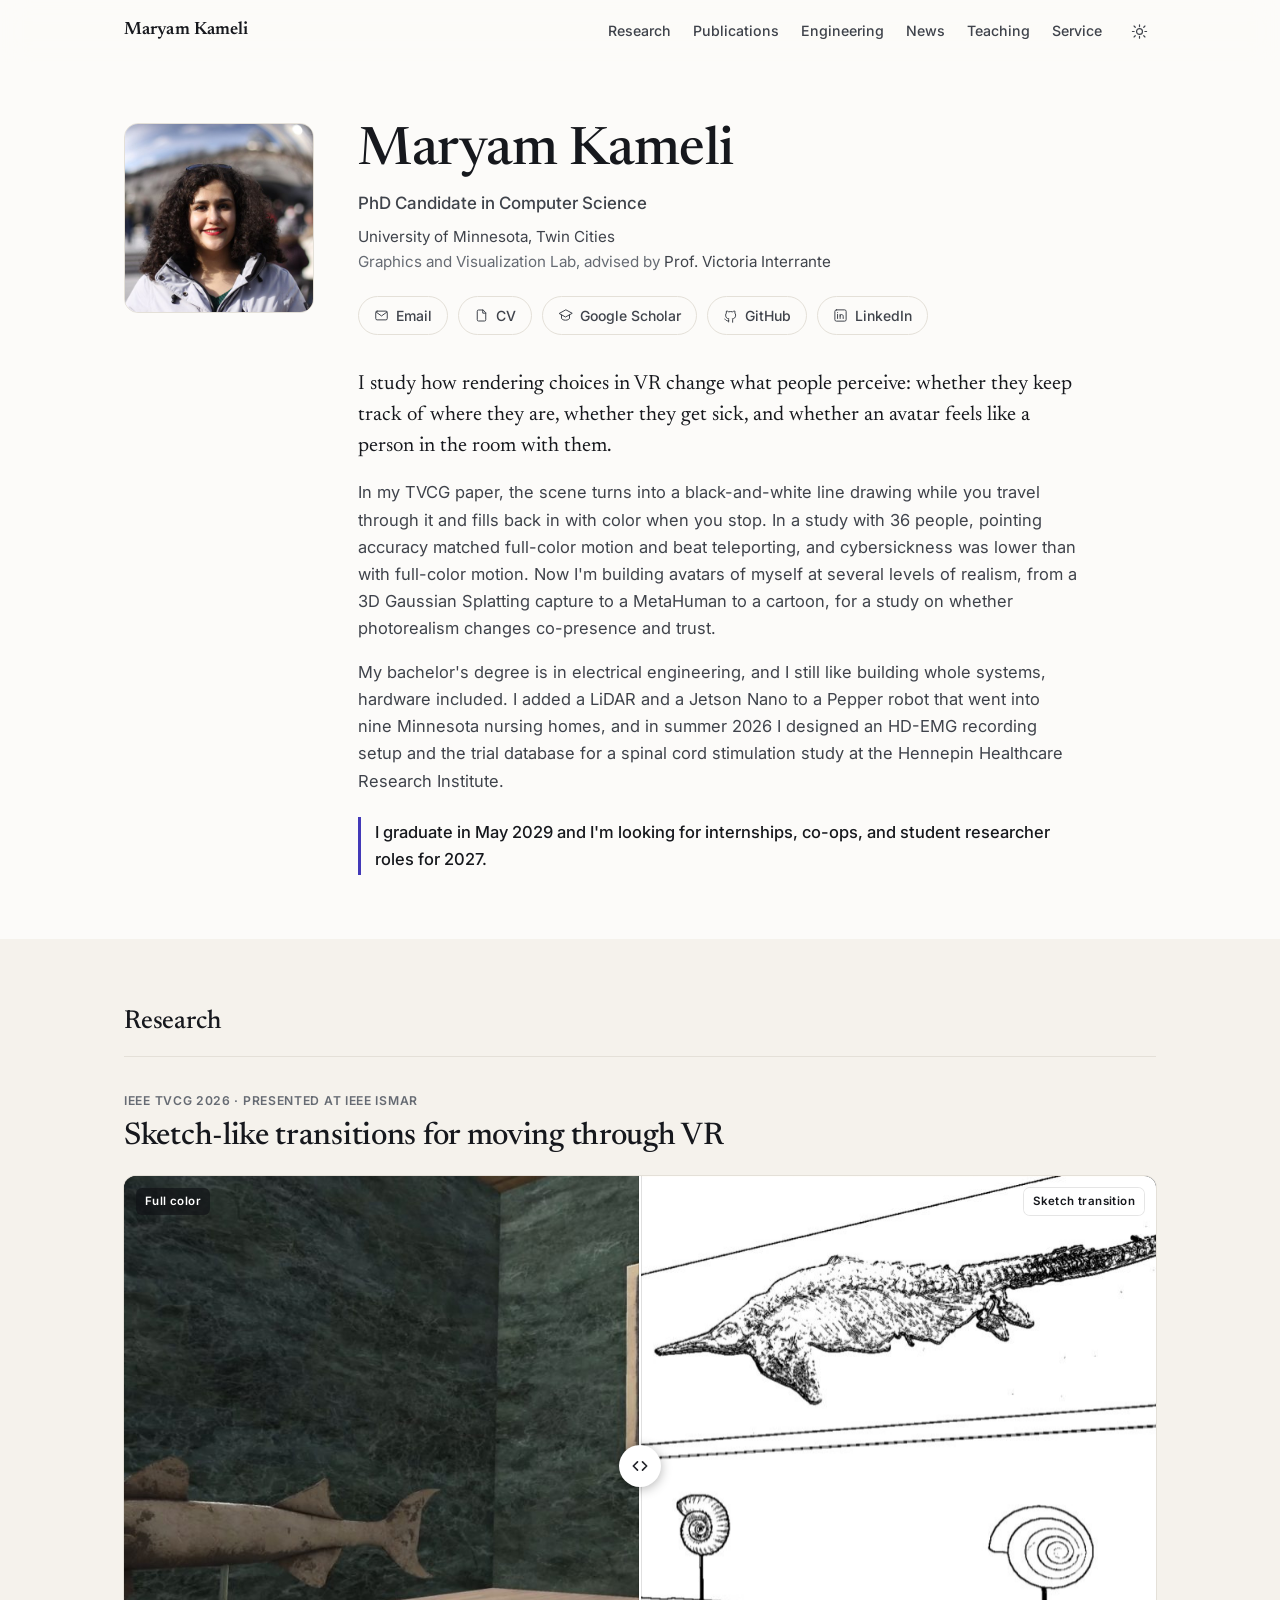
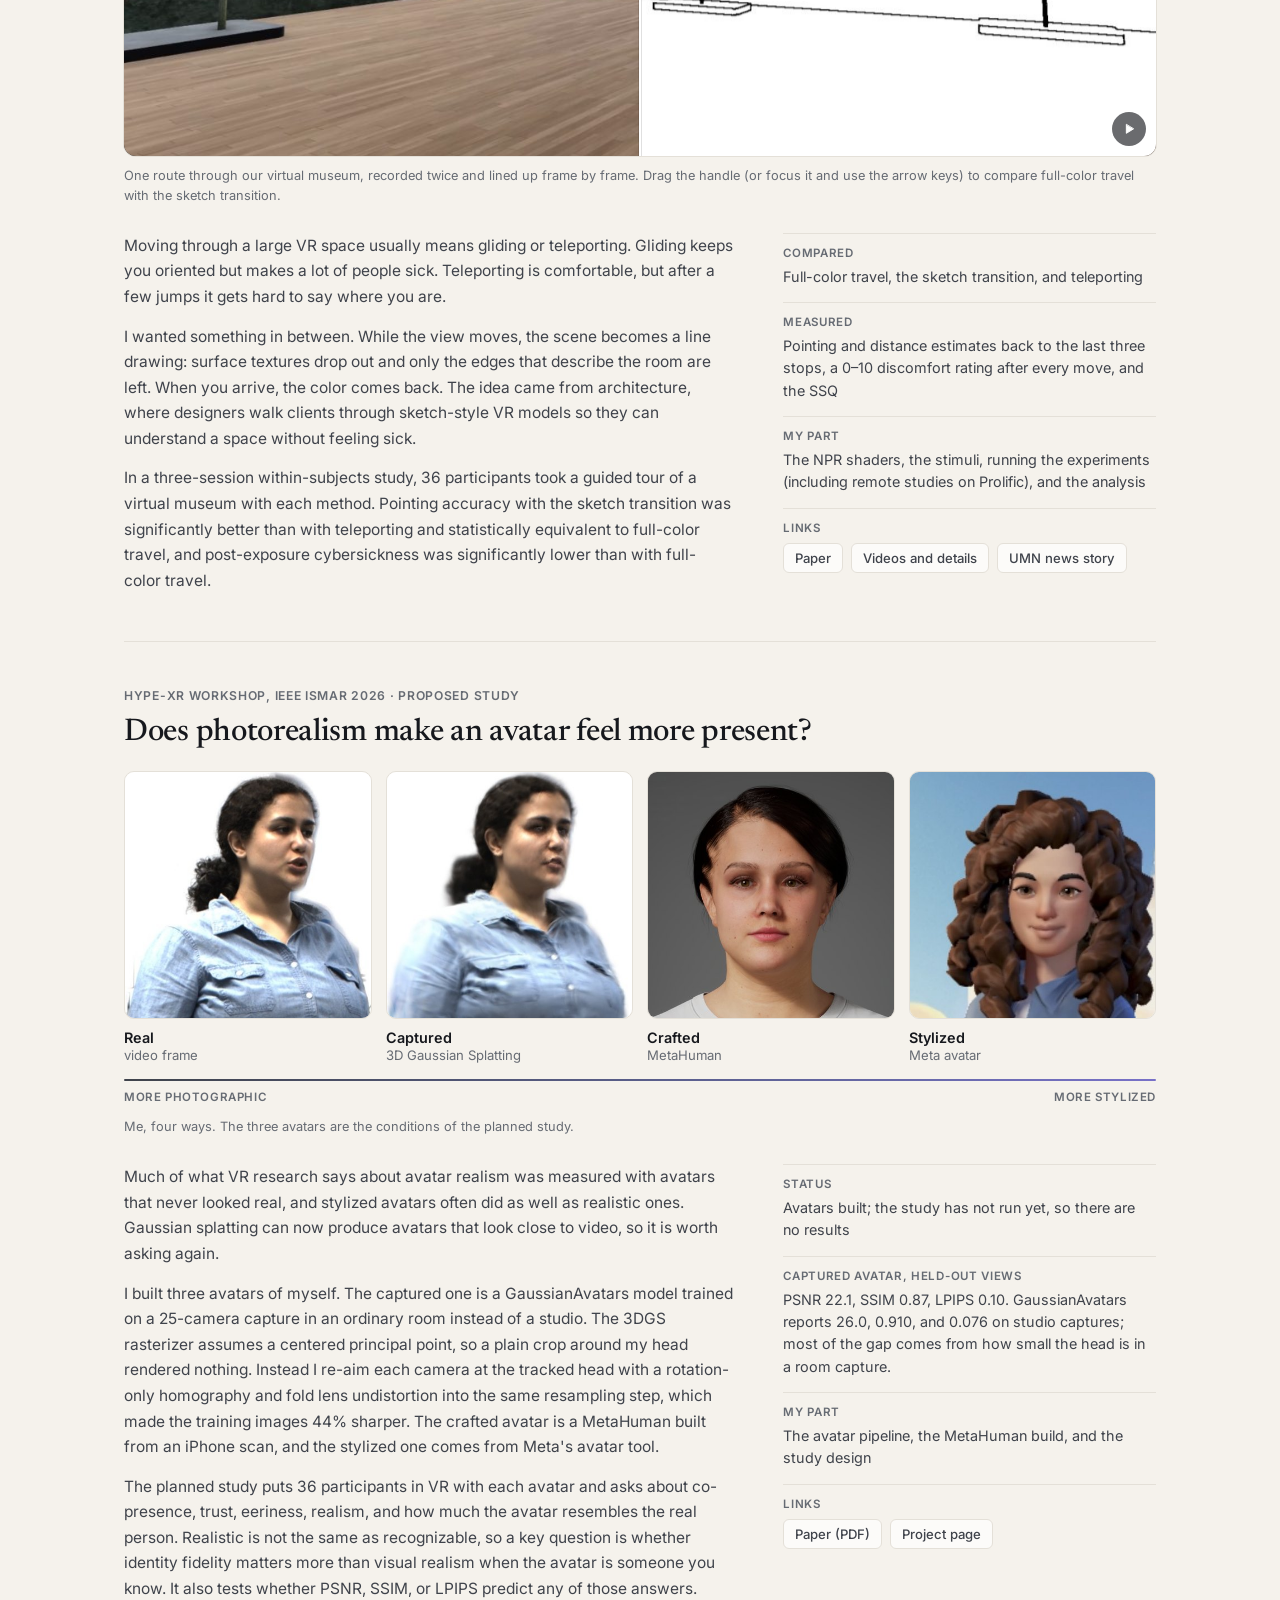
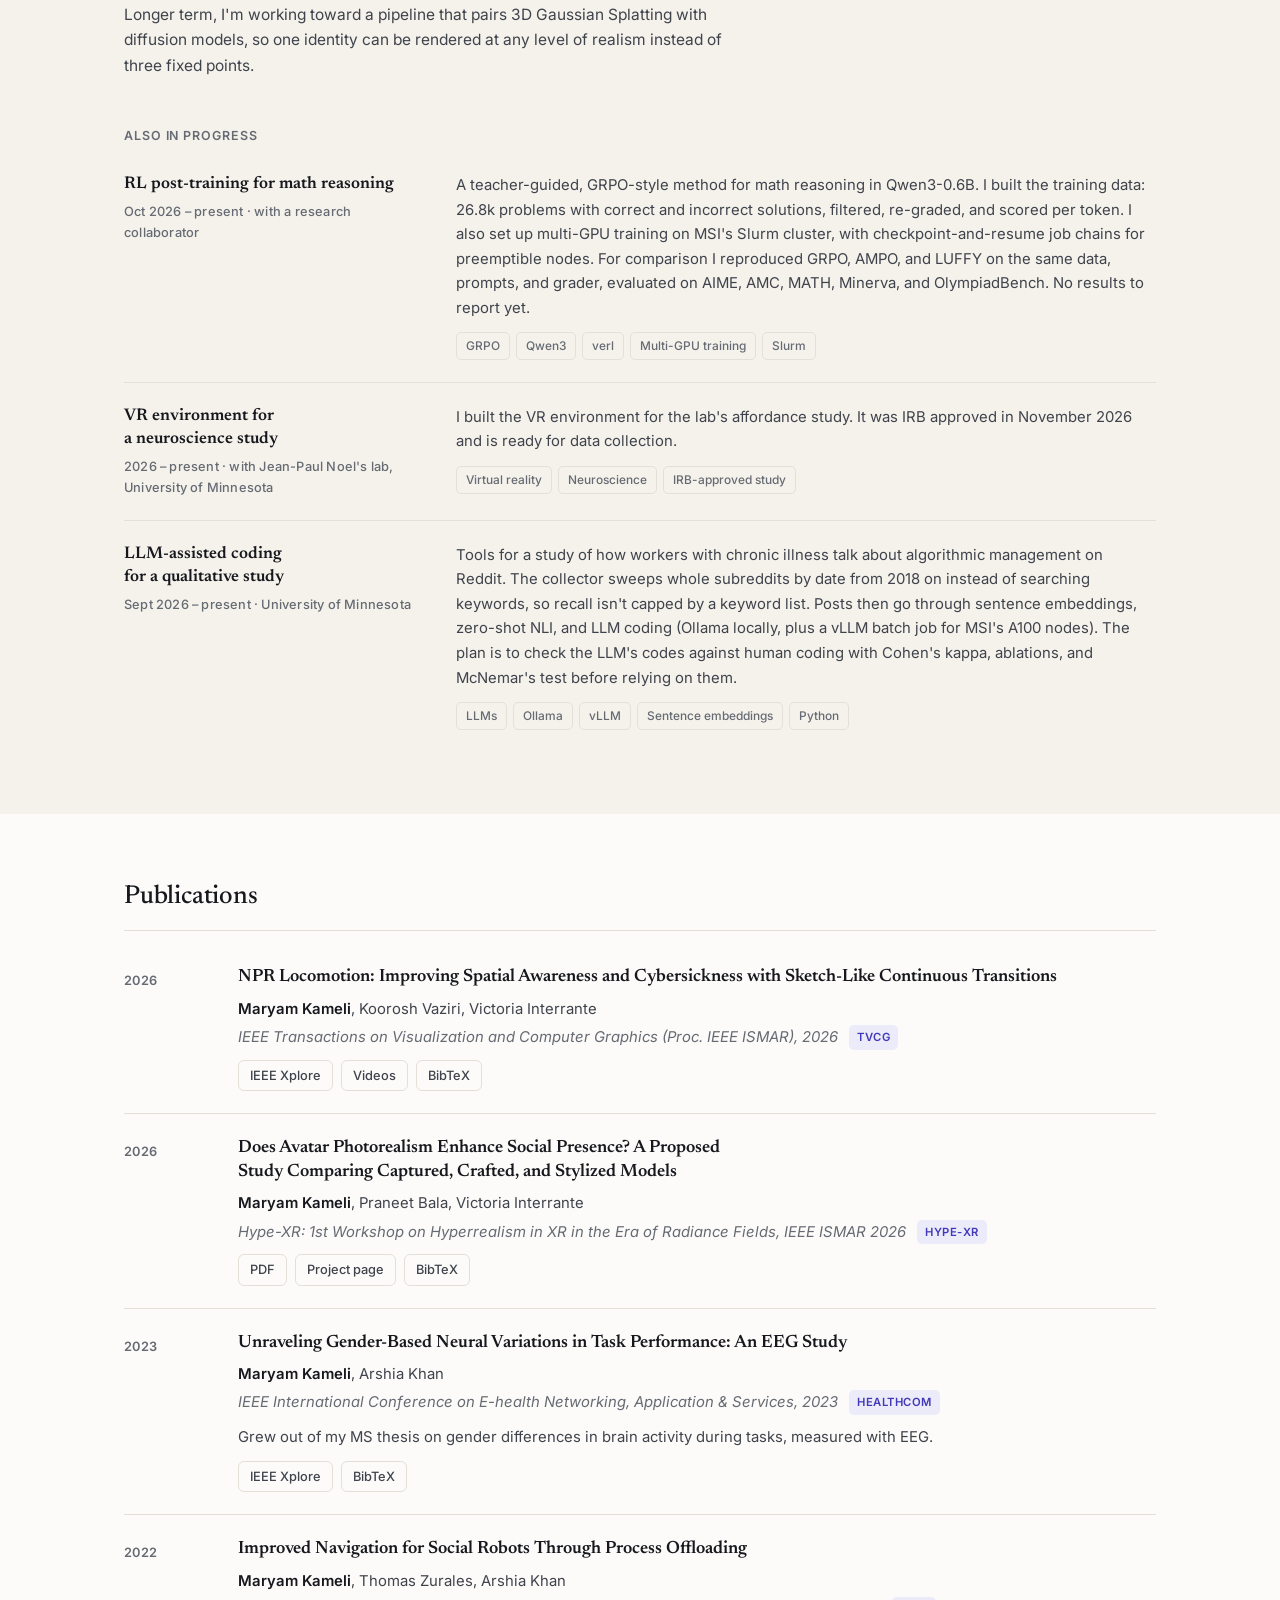
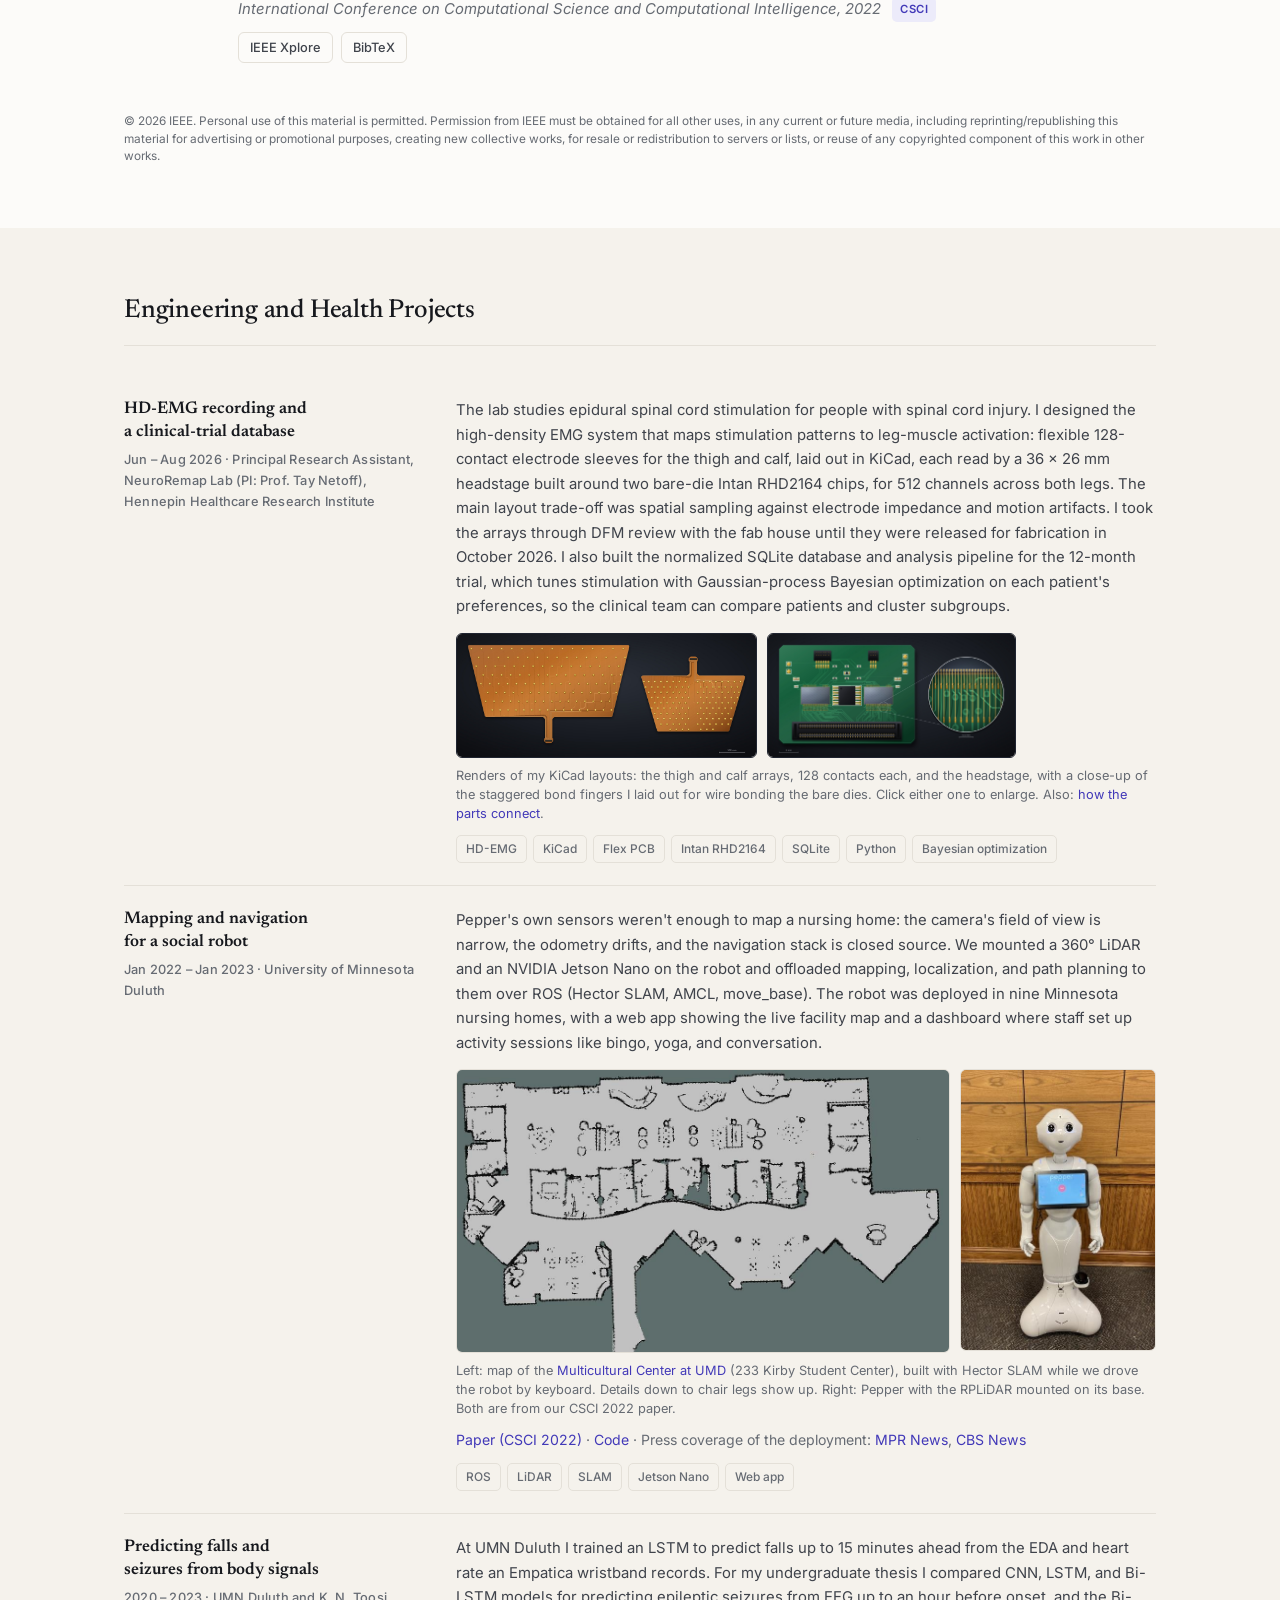
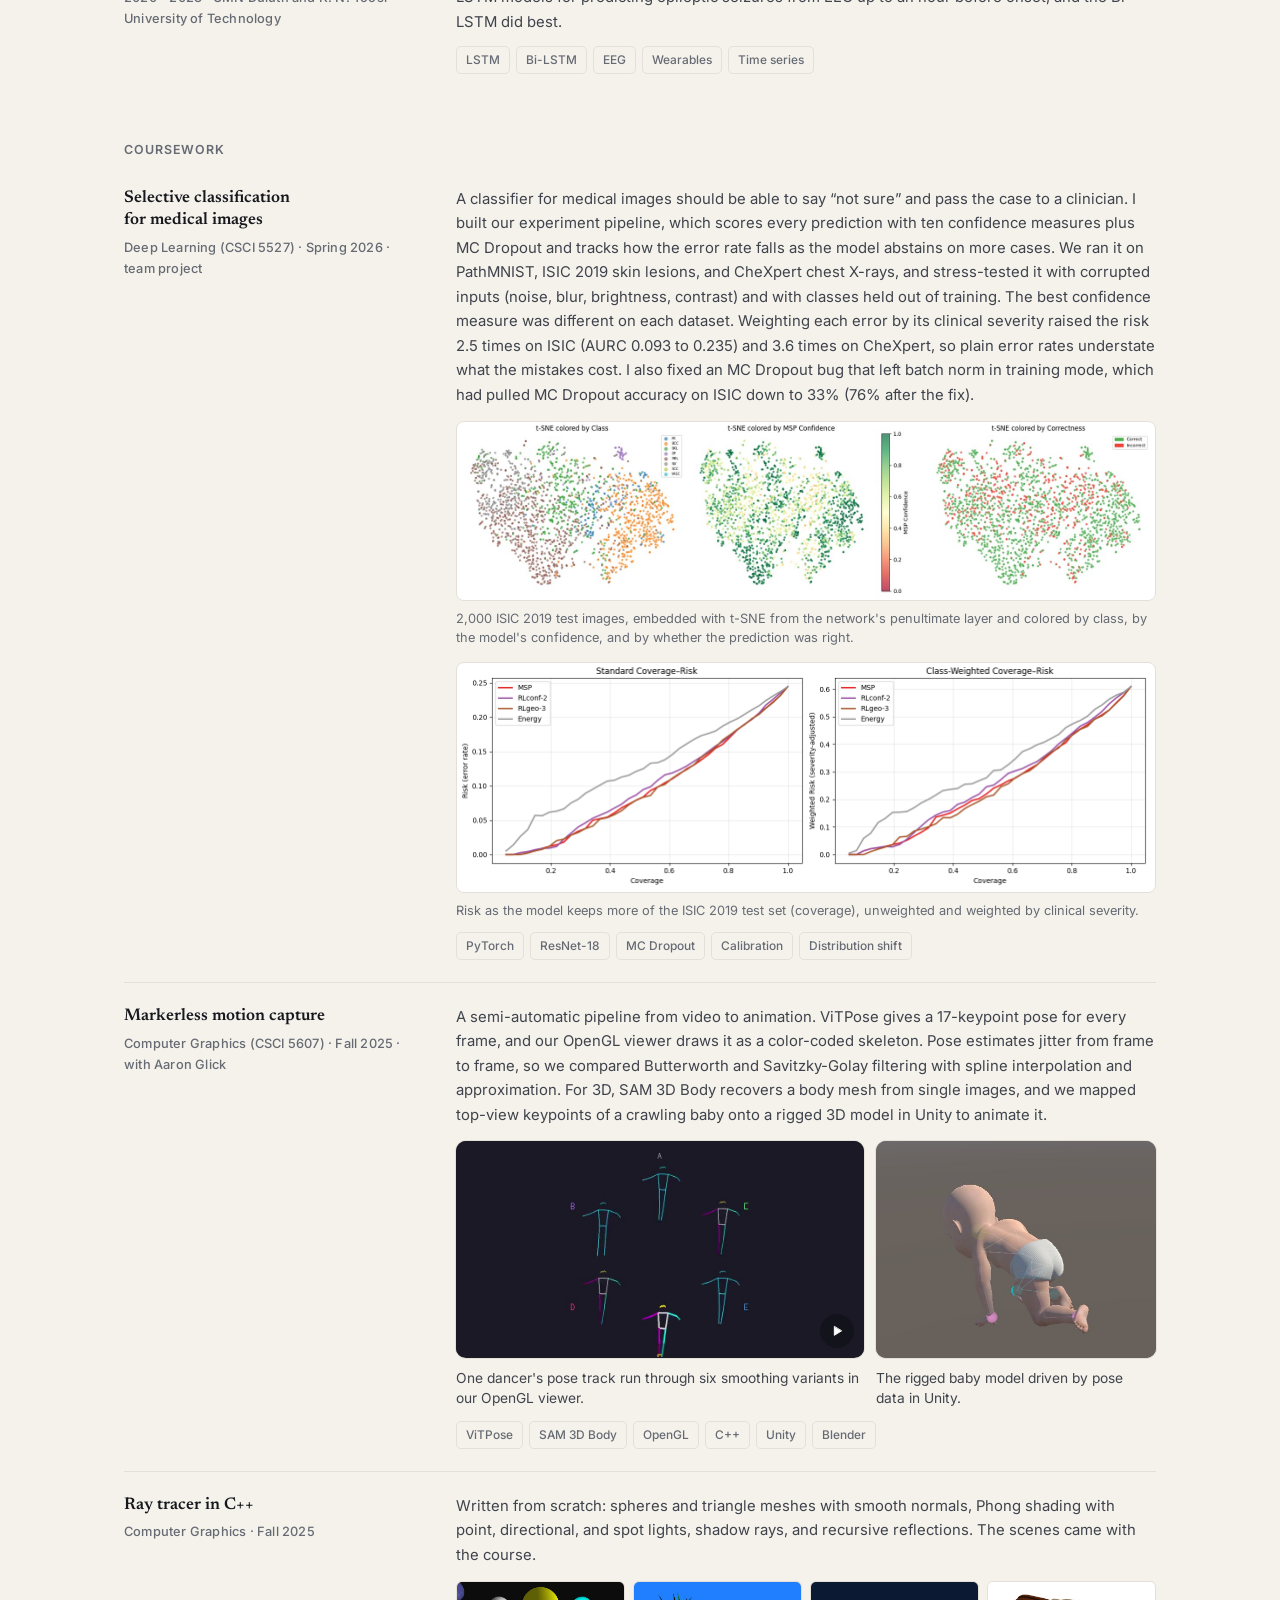
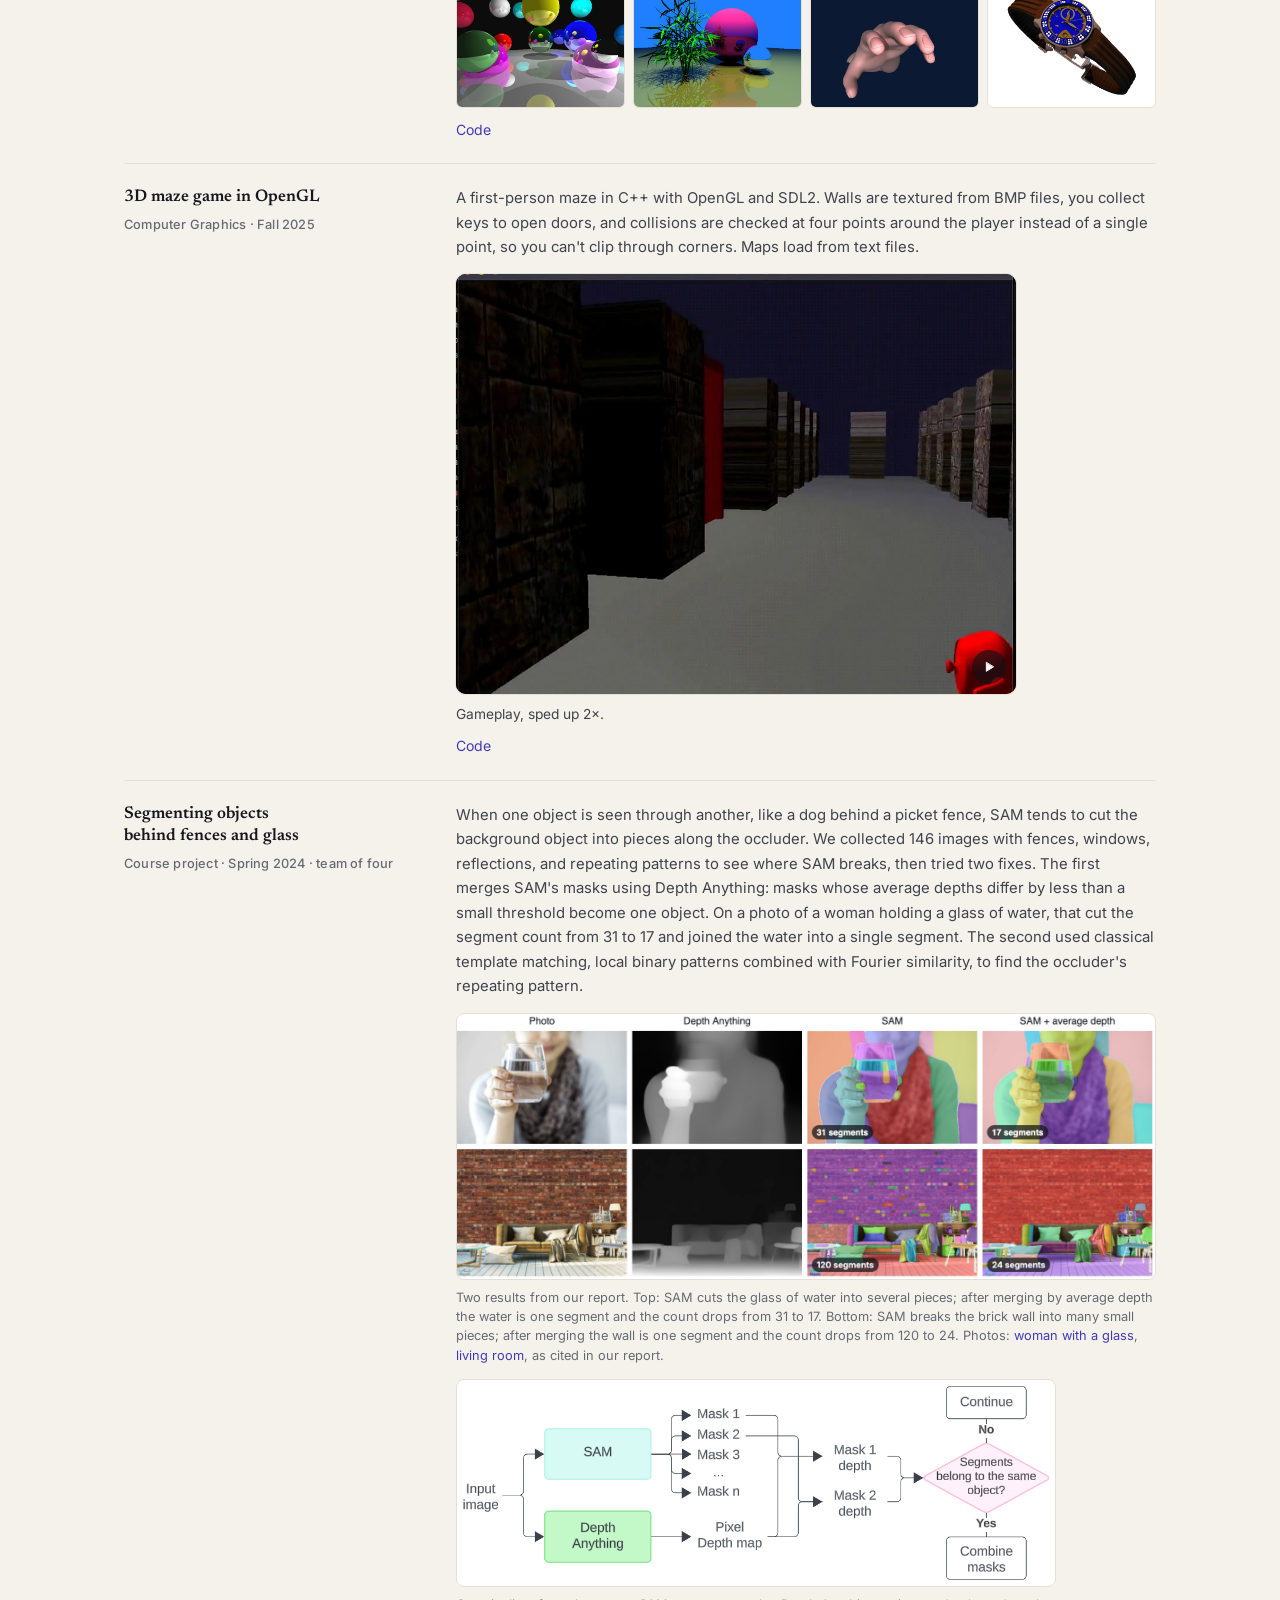
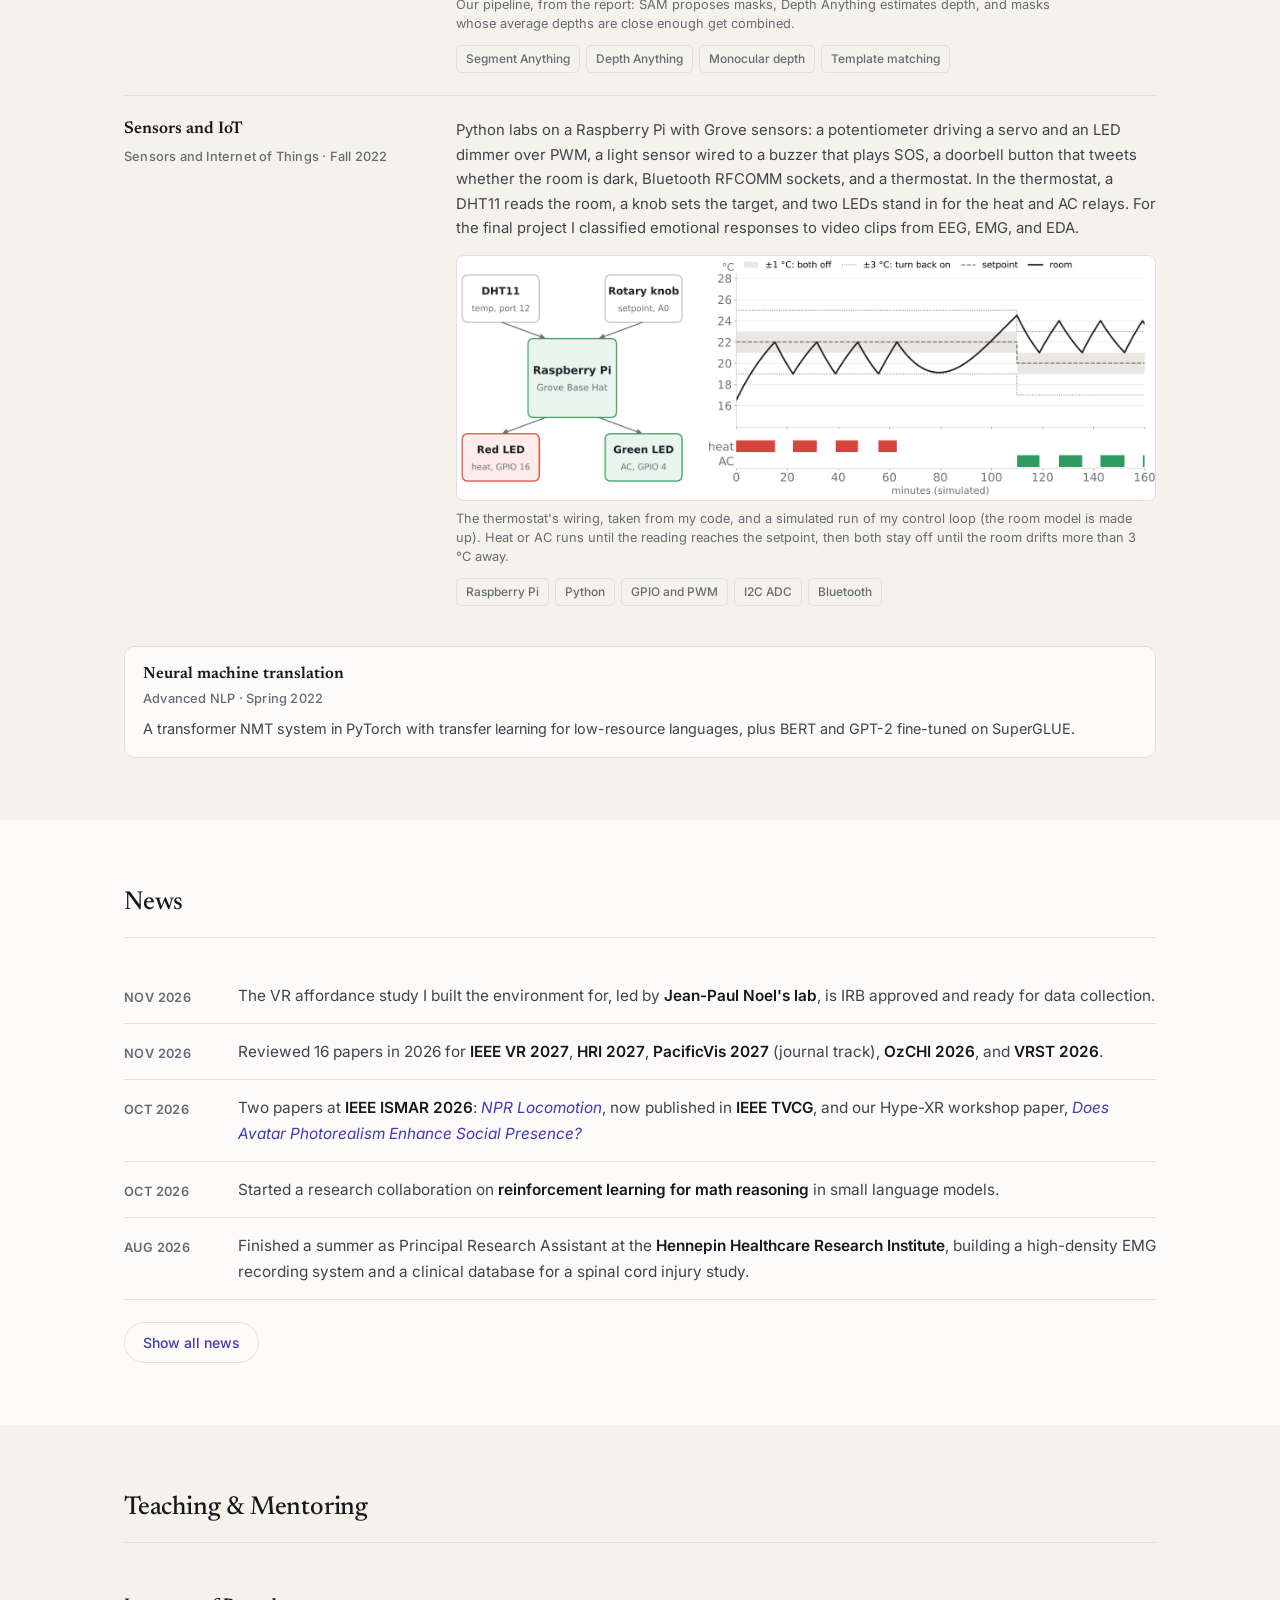
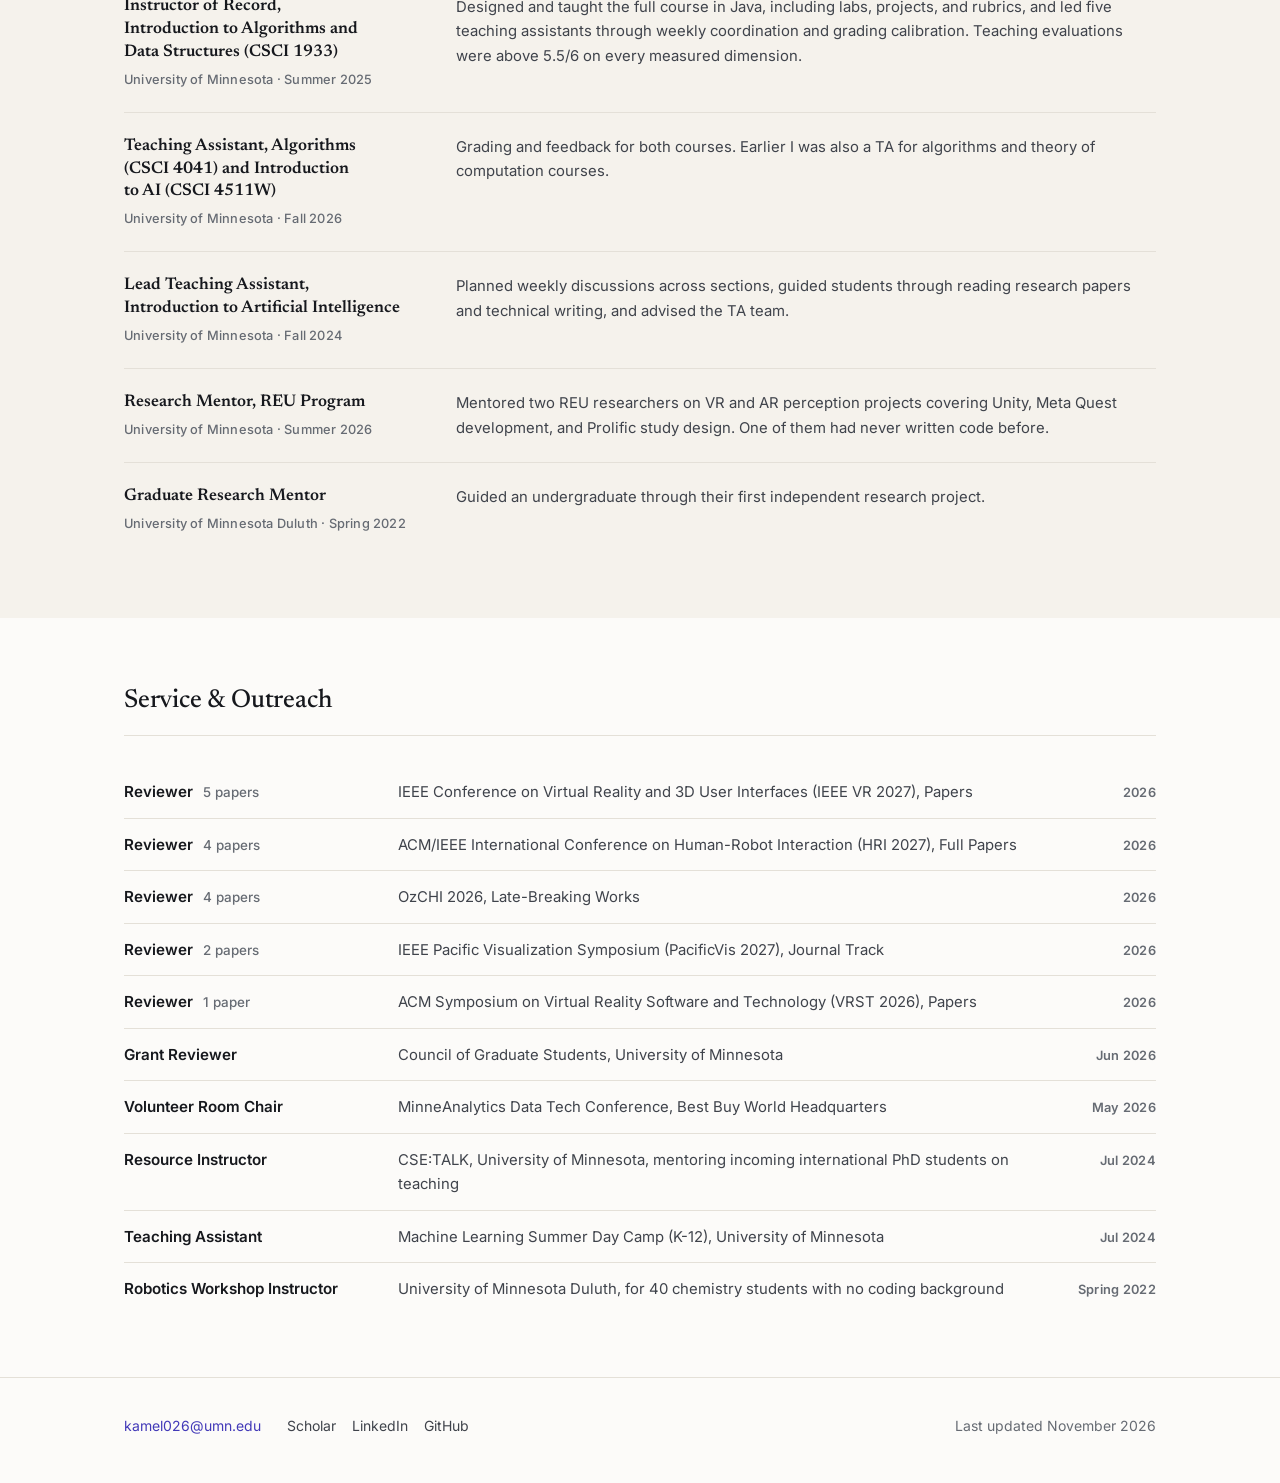
<file: index.html>
<!DOCTYPE html>
<html lang="en">
<head>
<meta charset="utf-8">
<meta name="viewport" content="width=device-width, initial-scale=1">

<!-- ============ EDIT: page title and description ============ -->
<title>Maryam Kameli</title>
<meta name="description" content="Maryam Kameli is a PhD candidate in Computer Science at the University of Minnesota. She studies how rendering choices in VR change perception, from sketch-like transitions for VR travel (IEEE TVCG 2026) to 3D Gaussian Splatting avatars.">
<meta name="author" content="Maryam Kameli">

<!-- Apply a saved light/dark choice before the page paints, so there is no flash. -->
<script>
  try {
    var t = localStorage.getItem("theme");
    if (t === "dark" || t === "light") document.documentElement.setAttribute("data-theme", t);
  } catch (e) {}
</script>
<meta name="color-scheme" content="light dark">
<meta name="theme-color" content="#fcfbf9" media="(prefers-color-scheme: light)">
<meta name="theme-color" content="#0f1116" media="(prefers-color-scheme: dark)">

<!-- Social preview: a frame from the NPR comparison video -->
<meta property="og:type" content="website">
<meta property="og:title" content="Maryam Kameli">
<meta property="og:description" content="PhD candidate at the University of Minnesota. Rendering and perception in VR: sketch-like transitions for VR travel and 3D Gaussian Splatting avatars.">
<meta property="og:url" content="https://maryamkameli.github.io/">
<meta property="og:image" content="https://maryamkameli.github.io/assets/og.jpg">
<meta property="og:image:width" content="1200">
<meta property="og:image:height" content="630">
<meta property="og:image:alt" content="A virtual museum room split down the middle: full color on the left, the same view as a black-and-white line drawing on the right.">
<meta name="twitter:card" content="summary_large_image">

<link rel="canonical" href="https://maryamkameli.github.io/">
<link rel="icon" href="data:image/svg+xml,<svg xmlns='http://www.w3.org/2000/svg' viewBox='0 0 100 100'><text y='.9em' font-size='90'>M</text></svg>">

<link rel="preconnect" href="https://fonts.googleapis.com">
<link rel="preconnect" href="https://fonts.gstatic.com" crossorigin>
<link href="https://fonts.googleapis.com/css2?family=Inter:wght@400;500;600&family=Newsreader:ital,opsz,wght@0,6..72,400;0,6..72,500;0,6..72,600;1,6..72,400&display=swap" rel="stylesheet">

<!-- EDIT: bump the ?v= number whenever you change style.css or main.js, so browsers load the new file -->
<link rel="stylesheet" href="style.css?v=20261114e">

<!-- Lets search engines connect this page to your Scholar, LinkedIn and GitHub profiles. -->
<script type="application/ld+json">
{
  "@context": "https://schema.org",
  "@type": "Person",
  "name": "Maryam Kameli",
  "url": "https://maryamkameli.github.io/",
  "image": "https://maryamkameli.github.io/assets/photo.jpg",
  "jobTitle": "PhD Candidate in Computer Science",
  "affiliation": { "@type": "CollegeOrUniversity", "name": "University of Minnesota, Twin Cities" },
  "alumniOf": [
    { "@type": "CollegeOrUniversity", "name": "University of Minnesota Duluth" },
    { "@type": "CollegeOrUniversity", "name": "K. N. Toosi University of Technology" }
  ],
  "email": "mailto:kamel026@umn.edu",
  "sameAs": [
    "https://scholar.google.com/citations?user=oxiSefEAAAAJ",
    "https://www.linkedin.com/in/maryam-kameli/",
    "https://github.com/maryamkameli"
  ]
}
</script>
</head>

<body>
<a class="skip" href="#main">Skip to content</a>

<!-- ============================ NAV ============================ -->
<header class="nav" id="nav">
  <div class="nav-inner">
    <a class="nav-name" href="#top">Maryam Kameli</a>

    <nav class="nav-links" id="navLinks" aria-label="Sections">
      <a href="#research">Research</a>
      <a href="#publications">Publications</a>
      <a href="#engineering">Engineering</a>
      <a href="#news">News</a>
      <a href="#teaching">Teaching</a>
      <a href="#service">Service</a>
    </nav>

    <div class="nav-actions">
      <button class="icon-btn" id="themeBtn" type="button" aria-label="Switch to dark theme">
        <svg class="i-sun" viewBox="0 0 24 24" aria-hidden="true"><circle cx="12" cy="12" r="4.2"/><path d="M12 2.6v2.4M12 19v2.4M4.4 12H2M22 12h-2.4M6.0 6.0 4.3 4.3M19.7 19.7 18 18M18 6.0l1.7-1.7M4.3 19.7 6.0 18"/></svg>
        <svg class="i-moon" viewBox="0 0 24 24" aria-hidden="true"><path d="M20.2 14.2A8.2 8.2 0 0 1 9.8 3.8a8.4 8.4 0 1 0 10.4 10.4z"/></svg>
      </button>
      <button class="icon-btn menu-btn" id="menuBtn" type="button" aria-label="Open menu" aria-expanded="false" aria-controls="navLinks">
        <svg viewBox="0 0 24 24" aria-hidden="true"><path d="M3.5 7h17M3.5 12h17M3.5 17h17"/></svg>
      </button>
    </div>
  </div>
</header>

<main id="main">
<span id="top"></span>

<!-- ============================ HERO + ABOUT ============================ -->
<section class="hero" aria-labelledby="name">
  <div class="wrap hero-grid">

    <!-- EDIT: square photo at assets/photo.jpg (480 x 480 is plenty). -->
    <div class="portrait">
      <img src="assets/photo.jpg" width="480" height="480" alt="Maryam Kameli" fetchpriority="high">
    </div>

    <div class="hero-text">
      <h1 id="name">Maryam Kameli</h1>
      <p class="hero-role">PhD Candidate in Computer Science</p>
      <p class="hero-aff">
        <a href="https://cse.umn.edu/cs">University of Minnesota, Twin Cities</a><br>
        Graphics and Visualization Lab, advised by
        <a href="https://www-users.cse.umn.edu/~interran/">Prof. Victoria Interrante</a>
      </p>

      <!-- EDIT: your links. Delete any line you do not want. -->
      <ul class="links">
        <li><a href="mailto:kamel026@umn.edu">
          <svg viewBox="0 0 24 24" aria-hidden="true"><rect x="2.8" y="5" width="18.4" height="14" rx="2.2"/><path d="m3.4 6.5 8.6 6.2 8.6-6.2"/></svg>Email</a></li>
        <!-- EDIT: put your CV pdf at assets/cv.pdf -->
        <li><a href="assets/cv.pdf">
          <svg viewBox="0 0 24 24" aria-hidden="true"><path d="M14 3.2H7.2A2 2 0 0 0 5.2 5.2v13.6a2 2 0 0 0 2 2h9.6a2 2 0 0 0 2-2V8.2z"/><path d="M14 3.2v5h4.8"/></svg>CV</a></li>
        <li><a href="https://scholar.google.com/citations?user=oxiSefEAAAAJ">
          <svg viewBox="0 0 24 24" aria-hidden="true"><path d="M12 3.2 1.8 8.8 12 14.4l10.2-5.6z"/><path d="M5.6 11v5.1c0 1.9 2.9 3.4 6.4 3.4s6.4-1.5 6.4-3.4V11"/></svg>Google Scholar</a></li>
        <li><a href="https://github.com/maryamkameli">
          <svg viewBox="0 0 24 24" aria-hidden="true"><path d="M9.2 20.5c-4.4 1.3-4.4-2.3-6.2-2.8m12.4 5.1v-3.5c0-1 .1-1.4-.5-2 2.8-.3 5.3-1.4 5.3-6a4.7 4.7 0 0 0-1.3-3.2 4.3 4.3 0 0 0-.1-3.3s-1.1-.3-3.5 1.3a12 12 0 0 0-6.2 0C6.7 4.5 5.6 4.8 5.6 4.8a4.3 4.3 0 0 0-.1 3.3A4.7 4.7 0 0 0 4.2 11.3c0 4.6 2.5 5.7 5.3 6-.4.4-.5.9-.5 1.5v3.5"/></svg>GitHub</a></li>
        <li><a href="https://www.linkedin.com/in/maryam-kameli/">
          <svg viewBox="0 0 24 24" aria-hidden="true"><rect x="3" y="3" width="18" height="18" rx="2.4"/><path d="M7.3 10.2v6.6M7.3 7.4v.05M11.4 16.8v-6.6M11.4 13.1c0-1.6.9-2.6 2.4-2.6s2.5 1 2.5 2.7v3.6"/></svg>LinkedIn</a></li>
      </ul>

      <!-- EDIT: this is your bio. Keep it short: what you work on, then what you have done. -->
      <div class="prose" id="about">
        <p class="lead">I study how rendering choices in VR change what people perceive: whether they keep track of where they are, whether they get sick, and whether an avatar feels like a person in the room with them.</p>

        <p>In my TVCG paper, the scene turns into a black-and-white line drawing while you travel through it and fills back in with color when you stop. In a study with 36 people, pointing accuracy matched full-color motion and beat teleporting, and cybersickness was lower than with full-color motion. Now I'm building avatars of myself at several levels of realism, from a 3D Gaussian Splatting capture to a MetaHuman to a cartoon, for a study on whether photorealism changes co-presence and trust.</p>

        <p>My bachelor's degree is in electrical engineering, and I still like building whole systems, hardware included. I added a LiDAR and a Jetson Nano to a Pepper robot that went into nine Minnesota nursing homes, and in summer 2026 I designed an HD-EMG recording setup and the trial database for a spinal cord stimulation study at the Hennepin Healthcare Research Institute.</p>

        <!-- EDIT: update or delete once you have accepted an offer. -->
        <p class="status">I graduate in May 2029 and I'm looking for internships, co-ops, and student researcher roles for 2027.</p>
      </div>
    </div>
  </div>
</section>

<!-- ============================ RESEARCH ============================
     Two featured projects with visuals, then smaller current projects.
     TO ADD A SMALL PROJECT: copy one <article class="row"> block.
=================================================================== -->
<section class="section alt" id="research" aria-labelledby="research-h">
  <div class="wrap">
    <h2 class="h-section" id="research-h">Research</h2>

    <!-- ---------- featured: NPR locomotion ---------- -->
    <article class="feature" id="npr" aria-labelledby="npr-h">
      <p class="eyebrow">IEEE TVCG 2026 &middot; presented at IEEE ISMAR</p>
      <h3 class="feature-title" id="npr-h">Sketch-like transitions for moving through VR</h3>

      <!-- Interactive comparison. The video holds both renderings stacked
           (full color on top, sketch below); main.js draws the sketch half
           to the right of the handle. -->
      <figure class="wipe" data-wipe>
        <div class="wipe-stage" style="--pos:50%">
          <video muted loop playsinline preload="metadata" data-autoplay
                 poster="assets/video/npr-compare-poster.jpg" aria-hidden="true">
            <source src="assets/video/npr-compare.mp4" type="video/mp4">
          </video>
          <canvas aria-hidden="true"></canvas>
          <span class="wipe-label wipe-label-l" aria-hidden="true">Full color</span>
          <span class="wipe-label wipe-label-r" aria-hidden="true">Sketch transition</span>
          <div class="wipe-line" aria-hidden="true"></div>
          <div class="wipe-knob" role="slider" tabindex="0"
               aria-label="Comparison handle: full color on the left, sketch transition on the right"
               aria-valuemin="0" aria-valuemax="100" aria-valuenow="50" aria-valuetext="50 percent">
            <svg viewBox="0 0 24 24" aria-hidden="true"><path d="M9 7 4 12l5 5M15 7l5 5-5 5"/></svg>
          </div>
          <button class="vid-toggle" type="button" aria-label="Pause video">
            <svg class="i-pause" viewBox="0 0 24 24" aria-hidden="true"><path d="M9 6v12M15 6v12"/></svg>
            <svg class="i-play" viewBox="0 0 24 24" aria-hidden="true"><path d="M8 5.5v13l10.5-6.5z"/></svg>
          </button>
        </div>
        <figcaption>One route through our virtual museum, recorded twice and lined up frame by frame. Drag the handle (or focus it and use the arrow keys) to compare full-color travel with the sketch transition.</figcaption>
      </figure>

      <div class="feature-grid">
        <div class="feature-text">
          <p>Moving through a large VR space usually means gliding or teleporting. Gliding keeps you oriented but makes a lot of people sick. Teleporting is comfortable, but after a few jumps it gets hard to say where you are.</p>
          <p>I wanted something in between. While the view moves, the scene becomes a line drawing: surface textures drop out and only the edges that describe the room are left. When you arrive, the color comes back. The idea came from architecture, where designers walk clients through sketch-style VR models so they can understand a space without feeling sick.</p>
          <p>In a three-session within-subjects study, 36 participants took a guided tour of a virtual museum with each method. Pointing accuracy with the sketch transition was significantly better than with teleporting and statistically equivalent to full-color travel, and post-exposure cybersickness was significantly lower than with full-color travel.</p>
        </div>
        <dl class="facts">
          <div><dt>Compared</dt><dd>Full-color travel, the sketch transition, and teleporting</dd></div>
          <div><dt>Measured</dt><dd>Pointing and distance estimates back to the last three stops, a 0&ndash;10 discomfort rating after every move, and the SSQ</dd></div>
          <div><dt>My part</dt><dd>The NPR shaders, the stimuli, running the experiments (including remote studies on Prolific), and the analysis</dd></div>
          <div><dt>Links</dt><dd class="link-row">
            <a href="https://ieeexplore.ieee.org/document/11755551">Paper</a>
            <a href="npr.html">Videos and details</a>
            <a href="https://cse.umn.edu/cs/news/maryam-kameli-proposes-vr-technique-limit-cybersickness-and-improve-spatial-awareness">UMN news story</a>
          </dd></div>
        </dl>
      </div>
    </article>

    <!-- ---------- featured: avatar photorealism ---------- -->
    <article class="feature" id="avatars" aria-labelledby="avatars-h">
      <p class="eyebrow">Hype-XR workshop, IEEE ISMAR 2026 &middot; proposed study</p>
      <h3 class="feature-title" id="avatars-h">Does photorealism make an avatar feel more present?</h3>

      <figure class="ladder-fig">
        <ul class="ladder">
          <li>
            <img src="assets/img/realism-real.jpg" width="440" height="440" loading="lazy" decoding="async"
                 alt="Video frame of Maryam in a denim shirt, turned slightly to her left.">
            <p><b>Real</b>video frame</p>
          </li>
          <li>
            <img src="assets/img/realism-captured.jpg" width="440" height="440" loading="lazy" decoding="async"
                 alt="Her 3D Gaussian Splatting avatar from the same viewpoint, close to the photo but slightly softer.">
            <p><b>Captured</b>3D Gaussian Splatting</p>
          </li>
          <li>
            <img src="assets/img/realism-crafted.jpg" width="440" height="440" loading="lazy" decoding="async"
                 alt="A MetaHuman digital double of her in Unreal Engine, facing the camera.">
            <p><b>Crafted</b>MetaHuman</p>
          </li>
          <li>
            <img src="assets/img/realism-stylized.jpg" width="440" height="440" loading="lazy" decoding="async"
                 alt="A cartoon-style Meta avatar of her with big curly hair and a denim jacket.">
            <p><b>Stylized</b>Meta avatar</p>
          </li>
        </ul>
        <div class="ladder-axis" aria-hidden="true"><span>more photographic</span><span>more stylized</span></div>
        <figcaption>Me, four ways. The three avatars are the conditions of the planned study.</figcaption>
      </figure>

      <div class="feature-grid">
        <div class="feature-text">
          <p>Much of what VR research says about avatar realism was measured with avatars that never looked real, and stylized avatars often did as well as realistic ones. Gaussian splatting can now produce avatars that look close to video, so it is worth asking again.</p>
          <p>I built three avatars of myself. The captured one is a GaussianAvatars model trained on a 25-camera capture in an ordinary room instead of a studio. The 3DGS rasterizer assumes a centered principal point, so a plain crop around my head rendered nothing. Instead I re-aim each camera at the tracked head with a rotation-only homography and fold lens undistortion into the same resampling step, which made the training images 44% sharper. The crafted avatar is a MetaHuman built from an iPhone scan, and the stylized one comes from Meta's avatar tool.</p>
          <p>The planned study puts 36 participants in VR with each avatar and asks about co-presence, trust, eeriness, realism, and how much the avatar resembles the real person. Realistic is not the same as recognizable, so a key question is whether identity fidelity matters more than visual realism when the avatar is someone you know. It also tests whether PSNR, SSIM, or LPIPS predict any of those answers. Longer term, I'm working toward a pipeline that pairs 3D Gaussian Splatting with diffusion models, so one identity can be rendered at any level of realism instead of three fixed points.</p>
        </div>
        <dl class="facts">
          <div><dt>Status</dt><dd>Avatars built; the study has not run yet, so there are no results</dd></div>
          <div><dt>Captured avatar, held-out views</dt><dd>PSNR 22.1, SSIM 0.87, LPIPS 0.10. GaussianAvatars reports 26.0, 0.910, and 0.076 on studio captures; most of the gap comes from how small the head is in a room capture.</dd></div>
          <div><dt>My part</dt><dd>The avatar pipeline, the MetaHuman build, and the study design</dd></div>
          <div><dt>Links</dt><dd class="link-row">
            <a href="assets/papers/kameli2026avatar-photorealism.pdf">Paper (PDF)</a>
            <a href="avatars.html">Project page</a>
          </dd></div>
        </dl>
      </div>
    </article>

    <!-- ---------- smaller current projects ---------- -->
    <h3 class="h-sub">Also in progress</h3>
    <div class="rows">

      <article class="row">
        <div class="row-title">
          <h4>RL post-training for math reasoning</h4>
          <p class="row-meta">Oct 2026 &ndash; present &middot; with a research collaborator</p>
        </div>
        <div class="row-body">
          <p>A teacher-guided, GRPO-style method for math reasoning in Qwen3-0.6B. I built the training data: 26.8k problems with correct and incorrect solutions, filtered, re-graded, and scored per token. I also set up multi-GPU training on MSI's Slurm cluster, with checkpoint-and-resume job chains for preemptible nodes. For comparison I reproduced GRPO, AMPO, and LUFFY on the same data, prompts, and grader, evaluated on AIME, AMC, MATH, Minerva, and OlympiadBench. No results to report yet.</p>
          <p class="tags"><span>GRPO</span><span>Qwen3</span><span>verl</span><span>Multi-GPU training</span><span>Slurm</span></p>
        </div>
      </article>

      <article class="row">
        <div class="row-title">
          <h4>VR environment for a neuroscience study</h4>
          <p class="row-meta">2026 &ndash; present &middot; with Jean-Paul Noel's lab, University of Minnesota</p>
        </div>
        <div class="row-body">
          <p>I built the VR environment for the lab's affordance study. It was IRB approved in November 2026 and is ready for data collection.</p>
          <p class="tags"><span>Virtual reality</span><span>Neuroscience</span><span>IRB-approved study</span></p>
        </div>
      </article>

      <article class="row">
        <div class="row-title">
          <h4>LLM-assisted coding for a qualitative study</h4>
          <p class="row-meta">Sept 2026 &ndash; present &middot; University of Minnesota</p>
        </div>
        <div class="row-body">
          <p>Tools for a study of how workers with chronic illness talk about algorithmic management on Reddit. The collector sweeps whole subreddits by date from 2018 on instead of searching keywords, so recall isn't capped by a keyword list. Posts then go through sentence embeddings, zero-shot NLI, and LLM coding (Ollama locally, plus a vLLM batch job for MSI's A100 nodes). The plan is to check the LLM's codes against human coding with Cohen's kappa, ablations, and McNemar's test before relying on them.</p>
          <p class="tags"><span>LLMs</span><span>Ollama</span><span>vLLM</span><span>Sentence embeddings</span><span>Python</span></p>
        </div>
      </article>

    </div>
  </div>
</section>

<!-- ============================ PUBLICATIONS ============================
     TO ADD A PAPER: copy one <li class="pub"> block.
     "BibTeX" reveals the citation block right below the links.
======================================================================== -->
<section class="section" id="publications" aria-labelledby="publications-h">
  <div class="wrap">
    <h2 class="h-section" id="publications-h">Publications</h2>

    <ol class="pubs">

      <li class="pub" id="pub-npr">
        <div class="pub-year">2026</div>
        <div class="pub-body">
          <h3 class="pub-title"><a href="https://ieeexplore.ieee.org/document/11755551">NPR Locomotion: Improving Spatial Awareness and Cybersickness with Sketch-Like Continuous Transitions</a></h3>
          <p class="pub-authors"><strong>Maryam Kameli</strong>, Koorosh Vaziri, Victoria Interrante</p>
          <p class="pub-venue">IEEE Transactions on Visualization and Computer Graphics (Proc. IEEE ISMAR), 2026 <span class="badge">TVCG</span></p>
          <p class="pub-links">
            <a href="https://ieeexplore.ieee.org/document/11755551">IEEE Xplore</a>
            <a href="npr.html">Videos</a>
            <button class="bib-btn" type="button" aria-expanded="false" aria-controls="bib-npr">BibTeX</button>
          </p>
          <div class="bib" id="bib-npr" hidden>
            <button class="bib-copy" type="button">Copy</button>
<pre>@article{kameli2026npr,
  author  = {Kameli, Maryam and Vaziri, Koorosh and Interrante, Victoria},
  title   = {{NPR} Locomotion: Improving Spatial Awareness and Cybersickness
             with Sketch-Like Continuous Transitions},
  journal = {IEEE Transactions on Visualization and Computer Graphics},
  year    = {2026},
  pages   = {1--11},
  doi     = {10.1109/TVCG.2026.3747469}
}</pre>
          </div>
        </div>
      </li>

      <li class="pub" id="pub-hypexr">
        <div class="pub-year">2026</div>
        <div class="pub-body">
          <h3 class="pub-title"><a href="assets/papers/kameli2026avatar-photorealism.pdf">Does Avatar Photorealism Enhance Social Presence? A Proposed Study Comparing Captured, Crafted, and Stylized Models</a></h3>
          <p class="pub-authors"><strong>Maryam Kameli</strong>, Praneet Bala, Victoria Interrante</p>
          <p class="pub-venue">Hype-XR: 1st Workshop on Hyperrealism in XR in the Era of Radiance Fields, IEEE ISMAR 2026 <span class="badge">Hype-XR</span></p>
          <p class="pub-links">
            <a href="assets/papers/kameli2026avatar-photorealism.pdf">PDF</a>
            <a href="avatars.html">Project page</a>
            <button class="bib-btn" type="button" aria-expanded="false" aria-controls="bib-avatar">BibTeX</button>
          </p>
          <div class="bib" id="bib-avatar" hidden>
            <button class="bib-copy" type="button">Copy</button>
<pre>@inproceedings{kameli2026avatar,
  author    = {Kameli, Maryam and Bala, Praneet and Interrante, Victoria},
  title     = {Does Avatar Photorealism Enhance Social Presence? {A} Proposed
               Study Comparing Captured, Crafted, and Stylized Models},
  booktitle = {IEEE ISMAR 2026 Workshop on Hyperrealism in XR (HYPE-XR)},
  year      = {2026}
}</pre>
          </div>
        </div>
      </li>

      <li class="pub" id="pub-eeg">
        <div class="pub-year">2023</div>
        <div class="pub-body">
          <h3 class="pub-title"><a href="https://doi.org/10.1109/Healthcom56612.2023.10472345">Unraveling Gender-Based Neural Variations in Task Performance: An EEG Study</a></h3>
          <p class="pub-authors"><strong>Maryam Kameli</strong>, Arshia Khan</p>
          <p class="pub-venue">IEEE International Conference on E-health Networking, Application &amp; Services, 2023 <span class="badge">Healthcom</span></p>
          <p class="pub-summary">Grew out of my MS thesis on gender differences in brain activity during tasks, measured with EEG.</p>
          <p class="pub-links">
            <a href="https://doi.org/10.1109/Healthcom56612.2023.10472345">IEEE Xplore</a>
            <button class="bib-btn" type="button" aria-expanded="false" aria-controls="bib-eeg">BibTeX</button>
          </p>
          <div class="bib" id="bib-eeg" hidden>
            <button class="bib-copy" type="button">Copy</button>
<pre>@inproceedings{kameli2023eeg,
  author    = {Kameli, Maryam and Khan, Arshia},
  title     = {Unraveling Gender-Based Neural Variations in Task Performance:
               An {EEG} Study},
  booktitle = {2023 IEEE International Conference on E-health Networking,
               Application \&amp; Services (Healthcom)},
  pages     = {300--306},
  year      = {2023},
  doi       = {10.1109/Healthcom56612.2023.10472345}
}</pre>
          </div>
        </div>
      </li>

      <li class="pub" id="pub-robots">
        <div class="pub-year">2022</div>
        <div class="pub-body">
          <h3 class="pub-title"><a href="https://doi.org/10.1109/CSCI58124.2022.00309">Improved Navigation for Social Robots Through Process Offloading</a></h3>
          <p class="pub-authors"><strong>Maryam Kameli</strong>, Thomas Zurales, Arshia Khan</p>
          <p class="pub-venue">International Conference on Computational Science and Computational Intelligence, 2022 <span class="badge">CSCI</span></p>
          <p class="pub-links">
            <a href="https://doi.org/10.1109/CSCI58124.2022.00309">IEEE Xplore</a>
            <button class="bib-btn" type="button" aria-expanded="false" aria-controls="bib-robot">BibTeX</button>
          </p>
          <div class="bib" id="bib-robot" hidden>
            <button class="bib-copy" type="button">Copy</button>
<pre>@inproceedings{kameli2022navigation,
  author    = {Kameli, Maryam and Zurales, Thomas and Khan, Arshia},
  title     = {Improved Navigation for Social Robots Through Process Offloading},
  booktitle = {2022 International Conference on Computational Science and
               Computational Intelligence (CSCI)},
  pages     = {1743--1748},
  year      = {2022},
  doi       = {10.1109/CSCI58124.2022.00309}
}</pre>
          </div>
        </div>
      </li>

    </ol>

    <!-- IEEE requires this notice wherever authors post their own copies. -->
    <p class="pub-note">&copy; 2026 IEEE. Personal use of this material is permitted. Permission from IEEE must be obtained for all other uses, in any current or future media, including reprinting/republishing this material for advertising or promotional purposes, creating new collective works, for resale or redistribution to servers or lists, or reuse of any copyrighted component of this work in other works.</p>
  </div>
</section>

<!-- ============================ ENGINEERING ============================ -->
<section class="section alt" id="engineering" aria-labelledby="engineering-h">
  <div class="wrap">
    <h2 class="h-section" id="engineering-h">Engineering and Health Projects</h2>

    <div class="rows">

      <article class="row">
        <div class="row-title">
          <h3>HD-EMG recording and a clinical-trial database</h3>
          <p class="row-meta">Jun &ndash; Aug 2026 &middot; Principal Research Assistant, NeuroRemap Lab (PI: Prof. Tay Netoff), Hennepin Healthcare Research Institute</p>
        </div>
        <div class="row-body">
          <p>The lab studies epidural spinal cord stimulation for people with spinal cord injury. I designed the high-density EMG system that maps stimulation patterns to leg-muscle activation: flexible 128-contact electrode sleeves for the thigh and calf, laid out in KiCad, each read by a 36 &times; 26 mm headstage built around two bare-die Intan RHD2164 chips, for 512 channels across both legs. The main layout trade-off was spatial sampling against electrode impedance and motion artifacts. I took the arrays through DFM review with the fab house until they were released for fabrication in October 2026. I also built the normalized SQLite database and analysis pipeline for the 12-month trial, which tunes stimulation with Gaussian-process Bayesian optimization on each patient's preferences, so the clinical team can compare patients and cluster subgroups.</p>
          <div class="pair-fit renders-small">
            <a href="assets/img/hhri-arrays-render.jpg" style="flex: 2.433"><img src="assets/img/hhri-arrays-render.jpg" width="2000" height="822" loading="lazy" decoding="async" alt="Render of the two flexible electrode arrays on amber polyimide: a wide trapezoid for the thigh and a smaller one for the calf, each with 128 round gold contacts, routed traces, and a narrow tail that ends in a board-to-board connector. A 100 mm scale bar sits in the corner."></a>
            <a href="assets/img/hhri-headstage-render.jpg" style="flex: 2.006"><img src="assets/img/hhri-headstage-render.jpg" width="2000" height="997" loading="lazy" decoding="async" alt="Render of the 36 by 26 mm headstage: two bare silicon amplifier dies with gold wire bonds, a TSSOP chip between them, two small Omnetics connectors at the top, test points and tiny passives, and a long Samtec connector along the bottom edge. A magnifier shows the edge of one die, where gold wires run from the die pads to two staggered rows of bond fingers."></a>
          </div>
          <p class="gallery-caption">Renders of my KiCad layouts: the thigh and calf arrays, 128 contacts each, and the headstage, with a close-up of the staggered bond fingers I laid out for wire bonding the bare dies. Click either one to enlarge. Also: <a href="assets/img/hhri-system.jpg">how the parts connect</a>.</p>
          <p class="tags"><span>HD-EMG</span><span>KiCad</span><span>Flex PCB</span><span>Intan RHD2164</span><span>SQLite</span><span>Python</span><span>Bayesian optimization</span></p>
        </div>
      </article>

      <article class="row">
        <div class="row-title">
          <h3>Mapping and navigation for a social robot</h3>
          <p class="row-meta">Jan 2022 &ndash; Jan 2023 &middot; University of Minnesota Duluth</p>
        </div>
        <div class="row-body">
          <p>Pepper's own sensors weren't enough to map a nursing home: the camera's field of view is narrow, the odometry drifts, and the navigation stack is closed source. We mounted a 360&deg; LiDAR and an NVIDIA Jetson Nano on the robot and offloaded mapping, localization, and path planning to them over ROS (Hector SLAM, AMCL, move_base). The robot was deployed in nine Minnesota nursing homes, with a web app showing the live facility map and a dashboard where staff set up activity sessions like bingo, yoga, and conversation.</p>
          <div class="pair-fit">
            <a href="assets/robot-slam-map.jpg" style="flex: 1.748"><img src="assets/robot-slam-map.jpg" width="1070" height="612" loading="lazy" decoding="async" alt="Two-dimensional occupancy grid map of the Multicultural Center at UMD, made with Hector SLAM from the robot's LiDAR, showing corridors, rooms, doorways, and small dots where chair and table legs stand."></a>
            <a href="assets/img/pepper-lidar.jpg" style="flex: 0.693"><img src="assets/img/pepper-lidar.jpg" width="395" height="570" loading="lazy" decoding="async" alt="Pepper standing in front of a wood-paneled wall, with a small black RPLiDAR unit mounted on the front of its base."></a>
          </div>
          <p class="gallery-caption">Left: map of the <a href="https://diversity.d.umn.edu/multicultural-center">Multicultural Center at UMD</a> (233 Kirby Student Center), built with Hector SLAM while we drove the robot by keyboard. Details down to chair legs show up. Right: Pepper with the RPLiDAR mounted on its base. Both are from our CSCI 2022 paper.</p>
          <p class="row-links"><a href="#pub-robots">Paper (CSCI 2022)</a> &middot; <a href="https://github.com/maryamkameli/Autonomous-Navigation">Code</a> &middot; Press coverage of the deployment: <a href="https://www.mprnews.org/story/2022/07/07/nursing-home-robots-dance-sing-and-watch-for-signs-of-trouble">MPR News</a>, <a href="https://www.cbsnews.com/news/robot-dementia-nursing-home-minnesota">CBS News</a></p>
          <p class="tags"><span>ROS</span><span>LiDAR</span><span>SLAM</span><span>Jetson Nano</span><span>Web app</span></p>
        </div>
      </article>

      <article class="row">
        <div class="row-title">
          <h3>Predicting falls and seizures from body signals</h3>
          <p class="row-meta">2020 &ndash; 2023 &middot; UMN Duluth and K. N. Toosi University of Technology</p>
        </div>
        <div class="row-body">
          <p>At UMN Duluth I trained an LSTM to predict falls up to 15 minutes ahead from the EDA and heart rate an Empatica wristband records. For my undergraduate thesis I compared CNN, LSTM, and Bi-LSTM models for predicting epileptic seizures from EEG up to an hour before onset, and the Bi-LSTM did best.</p>
          <p class="tags"><span>LSTM</span><span>Bi-LSTM</span><span>EEG</span><span>Wearables</span><span>Time series</span></p>
        </div>
      </article>

    </div>

    <!-- ---------- coursework ---------- -->
    <h3 class="h-sub h-sub-gap">Coursework</h3>
    <div class="rows">

      <article class="row">
        <div class="row-title">
          <h4>Selective classification for medical images</h4>
          <p class="row-meta">Deep Learning (CSCI 5527) &middot; Spring 2026 &middot; team project</p>
        </div>
        <div class="row-body">
          <p>A classifier for medical images should be able to say &ldquo;not sure&rdquo; and pass the case to a clinician. I built our experiment pipeline, which scores every prediction with ten confidence measures plus MC Dropout and tracks how the error rate falls as the model abstains on more cases. We ran it on PathMNIST, ISIC 2019 skin lesions, and CheXpert chest X-rays, and stress-tested it with corrupted inputs (noise, blur, brightness, contrast) and with classes held out of training. The best confidence measure was different on each dataset. Weighting each error by its clinical severity raised the risk 2.5 times on ISIC (AURC 0.093 to 0.235) and 3.6 times on CheXpert, so plain error rates understate what the mistakes cost. I also fixed an MC Dropout bug that left batch norm in training mode, which had pulled MC Dropout accuracy on ISIC down to 33% (76% after the fix).</p>
          <figure class="plot">
            <a href="assets/img/sc-tsne.jpg"><img src="assets/img/sc-tsne.jpg" width="1600" height="408" loading="lazy" decoding="async" alt="Three t-SNE scatter plots of 2,000 ISIC 2019 test images. Left, colored by lesion class, the classes form overlapping clusters. Middle, colored by the model's confidence, low-confidence points are more common where classes overlap. Right, colored by correctness, errors are more common in those same regions."></a>
            <figcaption>2,000 ISIC 2019 test images, embedded with t-SNE from the network's penultimate layer and colored by class, by the model's confidence, and by whether the prediction was right.</figcaption>
          </figure>
          <figure class="plot">
            <a href="assets/img/sc-weighted-risk.png"><img src="assets/img/sc-weighted-risk.png" width="1400" height="460" loading="lazy" decoding="async" alt="Two coverage-risk plots for four confidence measures on ISIC 2019. On the left, the plain error rate rises from near 0 to about 0.25 as coverage goes to 100 percent. On the right, the same curves weighted by clinical severity rise to about 0.6. Energy is the worst measure in both."></a>
            <figcaption>Risk as the model keeps more of the ISIC 2019 test set (coverage), unweighted and weighted by clinical severity.</figcaption>
          </figure>
          <p class="tags"><span>PyTorch</span><span>ResNet-18</span><span>MC Dropout</span><span>Calibration</span><span>Distribution shift</span></p>
        </div>
      </article>

      <article class="row">
        <div class="row-title">
          <h4>Markerless motion capture</h4>
          <p class="row-meta">Computer Graphics (CSCI 5607) &middot; Fall 2025 &middot; with Aaron Glick</p>
        </div>
        <div class="row-body">
          <p>A semi-automatic pipeline from video to animation. ViTPose gives a 17-keypoint pose for every frame, and our OpenGL viewer draws it as a color-coded skeleton. Pose estimates jitter from frame to frame, so we compared Butterworth and Savitzky-Golay filtering with spline interpolation and approximation. For 3D, SAM 3D Body recovers a body mesh from single images, and we mapped top-view keypoints of a crawling baby onto a rigged 3D model in Unity to animate it.</p>
          <div class="media-fit">
          <figure class="clip row-clip" style="flex: 1.89">
            <div class="clip-media" style="aspect-ratio: 960 / 508">
              <video muted loop playsinline preload="metadata" data-autoplay poster="assets/video/mocap-smoothing-poster.jpg" aria-label="Six stick-figure skeletons of the same dancer moving in sync, each smoothed differently">
                <source src="assets/video/mocap-smoothing.mp4" type="video/mp4">
              </video>
              <button class="vid-toggle" type="button" aria-label="Pause video">
                <svg class="i-pause" viewBox="0 0 24 24" aria-hidden="true"><path d="M9 6v12M15 6v12"/></svg>
                <svg class="i-play" viewBox="0 0 24 24" aria-hidden="true"><path d="M8 5.5v13l10.5-6.5z"/></svg>
              </button>
            </div>
            <figcaption>One dancer's pose track run through six smoothing variants in our OpenGL viewer.</figcaption>
          </figure>
          <figure class="clip row-clip" style="flex: 1.294">
            <div class="clip-media" style="aspect-ratio: 559 / 432; background:#6b6460">
              <img src="assets/img/mocap-rig.jpg" width="559" height="432" loading="lazy" decoding="async" alt="A rigged 3D baby model on all fours, with its skeleton and joint targets visible, posed from pose-tracking data.">
            </div>
            <figcaption>The rigged baby model driven by pose data in Unity.</figcaption>
          </figure>
          </div>
          <p class="tags"><span>ViTPose</span><span>SAM 3D Body</span><span>OpenGL</span><span>C++</span><span>Unity</span><span>Blender</span></p>
        </div>
      </article>

      <article class="row">
        <div class="row-title">
          <h4>Ray tracer in C++</h4>
          <p class="row-meta">Computer Graphics &middot; Fall 2025</p>
        </div>
        <div class="row-body">
          <p>Written from scratch: spheres and triangle meshes with smooth normals, Phong shading with point, directional, and spot lights, shadow rays, and recursive reflections. The scenes came with the course.</p>
          <div class="gallery">
            <img src="assets/img/rt-spheres.jpg" width="640" height="480" loading="lazy" decoding="async" alt="Ray-traced render of many glossy colored spheres reflecting each other above a gray floor.">
            <img src="assets/img/rt-plant.jpg" width="640" height="480" loading="lazy" decoding="async" alt="Ray-traced render of a leafy plant beside a pink sphere and a mirrored sphere, with reflections on the ground.">
            <img src="assets/img/rt-hand.jpg" width="640" height="480" loading="lazy" decoding="async" alt="Ray-traced render of a smooth-shaded hand mesh reaching forward against a dark blue background.">
            <img src="assets/img/rt-watch.jpg" width="640" height="480" loading="lazy" decoding="async" alt="Ray-traced render of a wristwatch with a blue and gold face and a brown strap.">
          </div>
          <p class="row-links"><a href="https://github.com/maryamkameli/FullRayTracer">Code</a></p>
        </div>
      </article>

      <article class="row">
        <div class="row-title">
          <h4>3D maze game in OpenGL</h4>
          <p class="row-meta">Computer Graphics &middot; Fall 2025</p>
        </div>
        <div class="row-body">
          <p>A first-person maze in C++ with OpenGL and SDL2. Walls are textured from BMP files, you collect keys to open doors, and collisions are checked at four points around the player instead of a single point, so you can't clip through corners. Maps load from text files.</p>
          <figure class="clip row-clip">
            <div class="clip-media" style="aspect-ratio: 4 / 3">
              <video muted loop playsinline preload="metadata" data-autoplay poster="assets/video/maze-poster.jpg" aria-label="First-person walk through textured maze corridors, carrying a red key past a red door and toward a green door">
                <source src="assets/video/maze.mp4" type="video/mp4">
              </video>
              <button class="vid-toggle" type="button" aria-label="Pause video">
                <svg class="i-pause" viewBox="0 0 24 24" aria-hidden="true"><path d="M9 6v12M15 6v12"/></svg>
                <svg class="i-play" viewBox="0 0 24 24" aria-hidden="true"><path d="M8 5.5v13l10.5-6.5z"/></svg>
              </button>
            </div>
            <figcaption>Gameplay, sped up 2&times;.</figcaption>
          </figure>
          <p class="row-links"><a href="https://github.com/maryamkameli/MazeGame">Code</a></p>
        </div>
      </article>

      <article class="row">
        <div class="row-title">
          <h4>Segmenting objects behind fences and glass</h4>
          <p class="row-meta">Course project &middot; Spring 2024 &middot; team of four</p>
        </div>
        <div class="row-body">
          <p>When one object is seen through another, like a dog behind a picket fence, SAM tends to cut the background object into pieces along the occluder. We collected 146 images with fences, windows, reflections, and repeating patterns to see where SAM breaks, then tried two fixes. The first merges SAM's masks using Depth Anything: masks whose average depths differ by less than a small threshold become one object. On a photo of a woman holding a glass of water, that cut the segment count from 31 to 17 and joined the water into a single segment. The second used classical template matching, local binary patterns combined with Fourier similarity, to find the occluder's repeating pattern.</p>
          <figure class="plot">
            <a href="assets/img/sam-results.jpg"><img src="assets/img/sam-results.jpg" width="1558" height="592" loading="lazy" decoding="async" alt="Two rows of four panels each: the photo, its Depth Anything depth map, SAM's segmentation, and the segmentation after merging by average depth. Top row, a woman holding a glass of water: SAM gives 31 segments and cuts the water into several pieces; after merging there are 17 and the water is one segment. Bottom row, a living room with a brick wall: SAM gives 120 segments, many of them single bricks; after merging there are 24 and the wall is one segment."></a>
            <figcaption>Two results from our report. Top: SAM cuts the glass of water into several pieces; after merging by average depth the water is one segment and the count drops from 31 to 17. Bottom: SAM breaks the brick wall into many small pieces; after merging the wall is one segment and the count drops from 120 to 24. Photos: <a href="https://ocdn.eu/pulscms-transforms/1/J_KktkqTURBXy81NzMzOTg0OTRkM2Y0ODlkMDYyMWVlN2U1YzNjODdmMy5qcGVnkZUCzQLoAMLD">woman with a glass</a>, <a href="https://149359637.v2.pressablecdn.com/wp-content/uploads/2017/08/Old-Brick-Wall-Mural-in-a-Living-Room-324x243.jpg">living room</a>, as cited in our report.</figcaption>
          </figure>
          <figure class="plot plot-narrow">
            <a href="assets/img/sam-flow.png"><img src="assets/img/sam-flow.png" width="1015" height="350" loading="lazy" decoding="async" alt="Flowchart from the report: the input image goes to SAM, which outputs masks 1 to n, and to Depth Anything, which outputs a pixel depth map. The depths of two masks are compared; if the segments belong to the same object the masks are combined, otherwise the process continues."></a>
            <figcaption>Our pipeline, from the report: SAM proposes masks, Depth Anything estimates depth, and masks whose average depths are close enough get combined.</figcaption>
          </figure>
          <p class="tags"><span>Segment Anything</span><span>Depth Anything</span><span>Monocular depth</span><span>Template matching</span></p>
        </div>
      </article>

      <article class="row">
        <div class="row-title">
          <h4>Sensors and IoT</h4>
          <p class="row-meta">Sensors and Internet of Things &middot; Fall 2022</p>
        </div>
        <div class="row-body">
          <p>Python labs on a Raspberry Pi with Grove sensors: a potentiometer driving a servo and an LED dimmer over PWM, a light sensor wired to a buzzer that plays SOS, a doorbell button that tweets whether the room is dark, Bluetooth RFCOMM sockets, and a thermostat. In the thermostat, a DHT11 reads the room, a knob sets the target, and two LEDs stand in for the heat and AC relays. For the final project I classified emotional responses to video clips from EEG, EMG, and EDA.</p>
          <figure class="plot">
            <a href="assets/img/iot-thermostat.png"><img src="assets/img/iot-thermostat.png" width="1600" height="560" loading="lazy" decoding="async" alt="Left, a wiring diagram: a DHT11 temperature sensor on port 12 and a rotary knob on A0 feed a Raspberry Pi with a Grove Base Hat, which drives a red LED for heat on GPIO 16 and a green LED for AC on GPIO 4. Right, a simulated run: the room warms with the heat on until it reaches the 22 degree setpoint, cools until it drops 3 degrees below, and heats again; later the setpoint drops to 20 and the AC cycles the same way."></a>
            <figcaption>The thermostat's wiring, taken from my code, and a simulated run of my control loop (the room model is made up). Heat or AC runs until the reading reaches the setpoint, then both stay off until the room drifts more than 3 &deg;C away.</figcaption>
          </figure>
          <p class="tags"><span>Raspberry Pi</span><span>Python</span><span>GPIO and PWM</span><span>I2C ADC</span><span>Bluetooth</span></p>
        </div>
      </article>

    </div>

    <ul class="minis">
      <li>
        <h4>Neural machine translation</h4>
        <p class="row-meta">Advanced NLP &middot; Spring 2022</p>
        <p>A transformer NMT system in PyTorch with transfer learning for low-resource languages, plus BERT and GPT-2 fine-tuned on SuperGLUE.</p>
      </li>
    </ul>
  </div>
</section>

<!-- ============================ NEWS ============================
     TO ADD AN ITEM: copy one <li class="news-item"> block, put it at the
     TOP of the list, and edit the date and text. Nothing else to change.
     Items past the fifth are hidden behind the "Show all news" button.
================================================================= -->
<section class="section" id="news" aria-labelledby="news-h">
  <div class="wrap">
    <h2 class="h-section" id="news-h">News</h2>

    <ul class="news" id="newsList">

      <li class="news-item">
        <div class="news-date">Nov 2026</div>
        <div class="news-body">The VR affordance study I built the environment for, led by <strong>Jean-Paul Noel's lab</strong>, is IRB approved and ready for data collection.</div>
      </li>

      <li class="news-item">
        <div class="news-date">Nov 2026</div>
        <div class="news-body">Reviewed 16 papers in 2026 for <strong>IEEE VR 2027</strong>, <strong>HRI 2027</strong>, <strong>PacificVis 2027</strong> (journal track), <strong>OzCHI 2026</strong>, and <strong>VRST 2026</strong>.</div>
      </li>

      <li class="news-item">
        <div class="news-date">Oct 2026</div>
        <div class="news-body">Two papers at <strong>IEEE ISMAR 2026</strong>: <a href="npr.html"><em>NPR Locomotion</em></a>, now published in <strong>IEEE TVCG</strong>, and our Hype-XR workshop paper, <a href="avatars.html"><em>Does Avatar Photorealism Enhance Social Presence?</em></a></div>
      </li>

      <li class="news-item">
        <div class="news-date">Oct 2026</div>
        <div class="news-body">Started a research collaboration on <strong>reinforcement learning for math reasoning</strong> in small language models.</div>
      </li>

      <li class="news-item">
        <div class="news-date">Aug 2026</div>
        <div class="news-body">Finished a summer as Principal Research Assistant at the <strong>Hennepin Healthcare Research Institute</strong>, building a high-density EMG recording system and a clinical database for a spinal cord injury study.</div>
      </li>

      <li class="news-item">
        <div class="news-date">Jun 2026</div>
        <div class="news-body">Mentored two researchers in the <strong>REU program</strong> at the University of Minnesota on VR and AR perception projects.</div>
      </li>

      <li class="news-item">
        <div class="news-date">Apr 2026</div>
        <div class="news-body">The CS&amp;E department wrote about the sketch-transition work: <a href="https://cse.umn.edu/cs/news/maryam-kameli-proposes-vr-technique-limit-cybersickness-and-improve-spatial-awareness"><em>Maryam Kameli proposes VR technique to limit cybersickness and improve spatial awareness</em></a>.</div>
      </li>

      <li class="news-item">
        <div class="news-date">Feb 2026</div>
        <div class="news-body">Passed my <strong>oral preliminary examination</strong> and became a PhD candidate.</div>
      </li>

      <li class="news-item">
        <div class="news-date">Sum 2025</div>
        <div class="news-body">Taught <strong>Introduction to Algorithms and Data Structures</strong> as instructor of record, leading a team of five teaching assistants.</div>
      </li>

    </ul>

    <button class="more-btn" id="newsMore" type="button" aria-controls="newsList" aria-expanded="false" hidden>Show all news</button>
  </div>
</section>

<!-- ============================ TEACHING ============================ -->
<section class="section alt" id="teaching" aria-labelledby="teaching-h">
  <div class="wrap">
    <h2 class="h-section" id="teaching-h">Teaching &amp; Mentoring</h2>

    <div class="rows">

      <div class="row">
        <div class="row-title">
          <h3>Instructor of Record, Introduction to Algorithms and Data Structures (CSCI 1933)</h3>
          <p class="row-meta">University of Minnesota &middot; Summer 2025</p>
        </div>
        <div class="row-body">
          <p>Designed and taught the full course in Java, including labs, projects, and rubrics, and led five teaching assistants through weekly coordination and grading calibration. Teaching evaluations were above 5.5/6 on every measured dimension.</p>
        </div>
      </div>

      <div class="row">
        <div class="row-title">
          <h3>Teaching Assistant, Algorithms (CSCI 4041) and Introduction to AI (CSCI 4511W)</h3>
          <p class="row-meta">University of Minnesota &middot; Fall 2026</p>
        </div>
        <div class="row-body">
          <p>Grading and feedback for both courses. Earlier I was also a TA for algorithms and theory of computation courses.</p>
        </div>
      </div>

      <div class="row">
        <div class="row-title">
          <h3>Lead Teaching Assistant, Introduction to Artificial Intelligence</h3>
          <p class="row-meta">University of Minnesota &middot; Fall 2024</p>
        </div>
        <div class="row-body">
          <p>Planned weekly discussions across sections, guided students through reading research papers and technical writing, and advised the TA team.</p>
        </div>
      </div>

      <div class="row">
        <div class="row-title">
          <h3>Research Mentor, REU Program</h3>
          <p class="row-meta">University of Minnesota &middot; Summer 2026</p>
        </div>
        <div class="row-body">
          <p>Mentored two REU researchers on VR and AR perception projects covering Unity, Meta Quest development, and Prolific study design. One of them had never written code before.</p>
        </div>
      </div>

      <div class="row">
        <div class="row-title">
          <h3>Graduate Research Mentor</h3>
          <p class="row-meta">University of Minnesota Duluth &middot; Spring 2022</p>
        </div>
        <div class="row-body">
          <p>Guided an undergraduate through their first independent research project.</p>
        </div>
      </div>

    </div>
  </div>
</section>

<!-- ============================ SERVICE ============================ -->
<section class="section" id="service" aria-labelledby="service-h">
  <div class="wrap">
    <h2 class="h-section" id="service-h">Service &amp; Outreach</h2>

    <ul class="service">
      <li>
        <div class="svc-role">Reviewer <span class="svc-note">5 papers</span></div>
        <div class="svc-where">IEEE Conference on Virtual Reality and 3D User Interfaces (IEEE VR 2027), Papers</div>
        <div class="svc-when">2026</div>
      </li>
      <li>
        <div class="svc-role">Reviewer <span class="svc-note">4 papers</span></div>
        <div class="svc-where">ACM/IEEE International Conference on Human-Robot Interaction (HRI 2027), Full Papers</div>
        <div class="svc-when">2026</div>
      </li>
      <li>
        <div class="svc-role">Reviewer <span class="svc-note">4 papers</span></div>
        <div class="svc-where">OzCHI 2026, Late-Breaking Works</div>
        <div class="svc-when">2026</div>
      </li>
      <li>
        <div class="svc-role">Reviewer <span class="svc-note">2 papers</span></div>
        <div class="svc-where">IEEE Pacific Visualization Symposium (PacificVis 2027), Journal Track</div>
        <div class="svc-when">2026</div>
      </li>
      <li>
        <div class="svc-role">Reviewer <span class="svc-note">1 paper</span></div>
        <div class="svc-where">ACM Symposium on Virtual Reality Software and Technology (VRST 2026), Papers</div>
        <div class="svc-when">2026</div>
      </li>
      <li>
        <div class="svc-role">Grant Reviewer</div>
        <div class="svc-where">Council of Graduate Students, University of Minnesota</div>
        <div class="svc-when">Jun 2026</div>
      </li>
      <li>
        <div class="svc-role">Volunteer Room Chair</div>
        <div class="svc-where">MinneAnalytics Data Tech Conference, Best Buy World Headquarters</div>
        <div class="svc-when">May 2026</div>
      </li>
      <li>
        <div class="svc-role">Resource Instructor</div>
        <div class="svc-where">CSE:TALK, University of Minnesota, mentoring incoming international PhD students on teaching</div>
        <div class="svc-when">Jul 2024</div>
      </li>
      <li>
        <div class="svc-role">Teaching Assistant</div>
        <div class="svc-where">Machine Learning Summer Day Camp (K-12), University of Minnesota</div>
        <div class="svc-when">Jul 2024</div>
      </li>
      <li>
        <div class="svc-role">Robotics Workshop Instructor</div>
        <div class="svc-where">University of Minnesota Duluth, for 40 chemistry students with no coding background</div>
        <div class="svc-when">Spring 2022</div>
      </li>
    </ul>
  </div>
</section>

</main>

<!-- ============================ FOOTER ============================ -->
<footer class="footer">
  <div class="wrap footer-inner">
    <p><a href="mailto:kamel026@umn.edu">kamel026@umn.edu</a></p>
    <p class="footer-links">
      <a href="https://scholar.google.com/citations?user=oxiSefEAAAAJ">Scholar</a>
      <a href="https://www.linkedin.com/in/maryam-kameli/">LinkedIn</a>
      <a href="https://github.com/maryamkameli">GitHub</a>
    </p>
    <!-- EDIT: bump this when you update the site -->
    <p class="footer-note">Last updated November 2026</p>
  </div>
</footer>

<p class="sr-only" id="liveStatus" role="status" aria-live="polite"></p>
<script src="main.js?v=20261114e"></script>
</body>
</html>
</file>
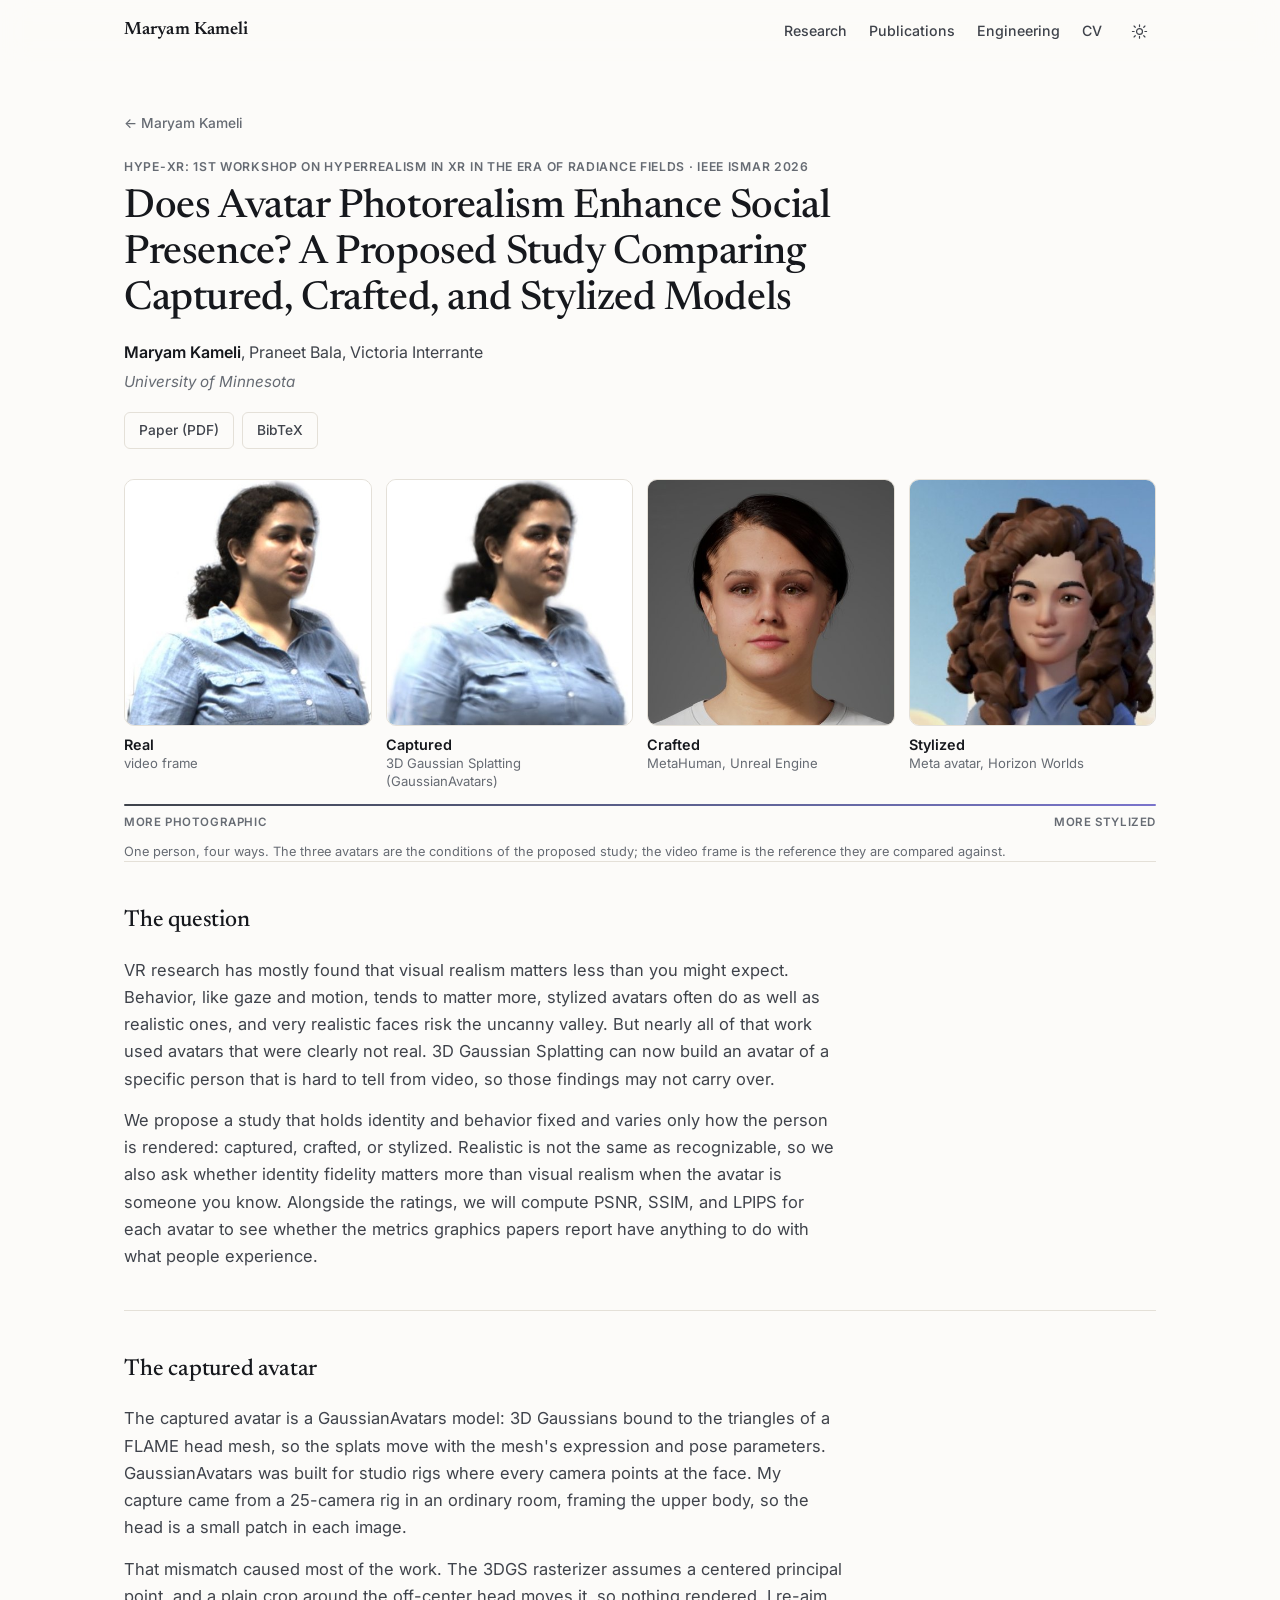
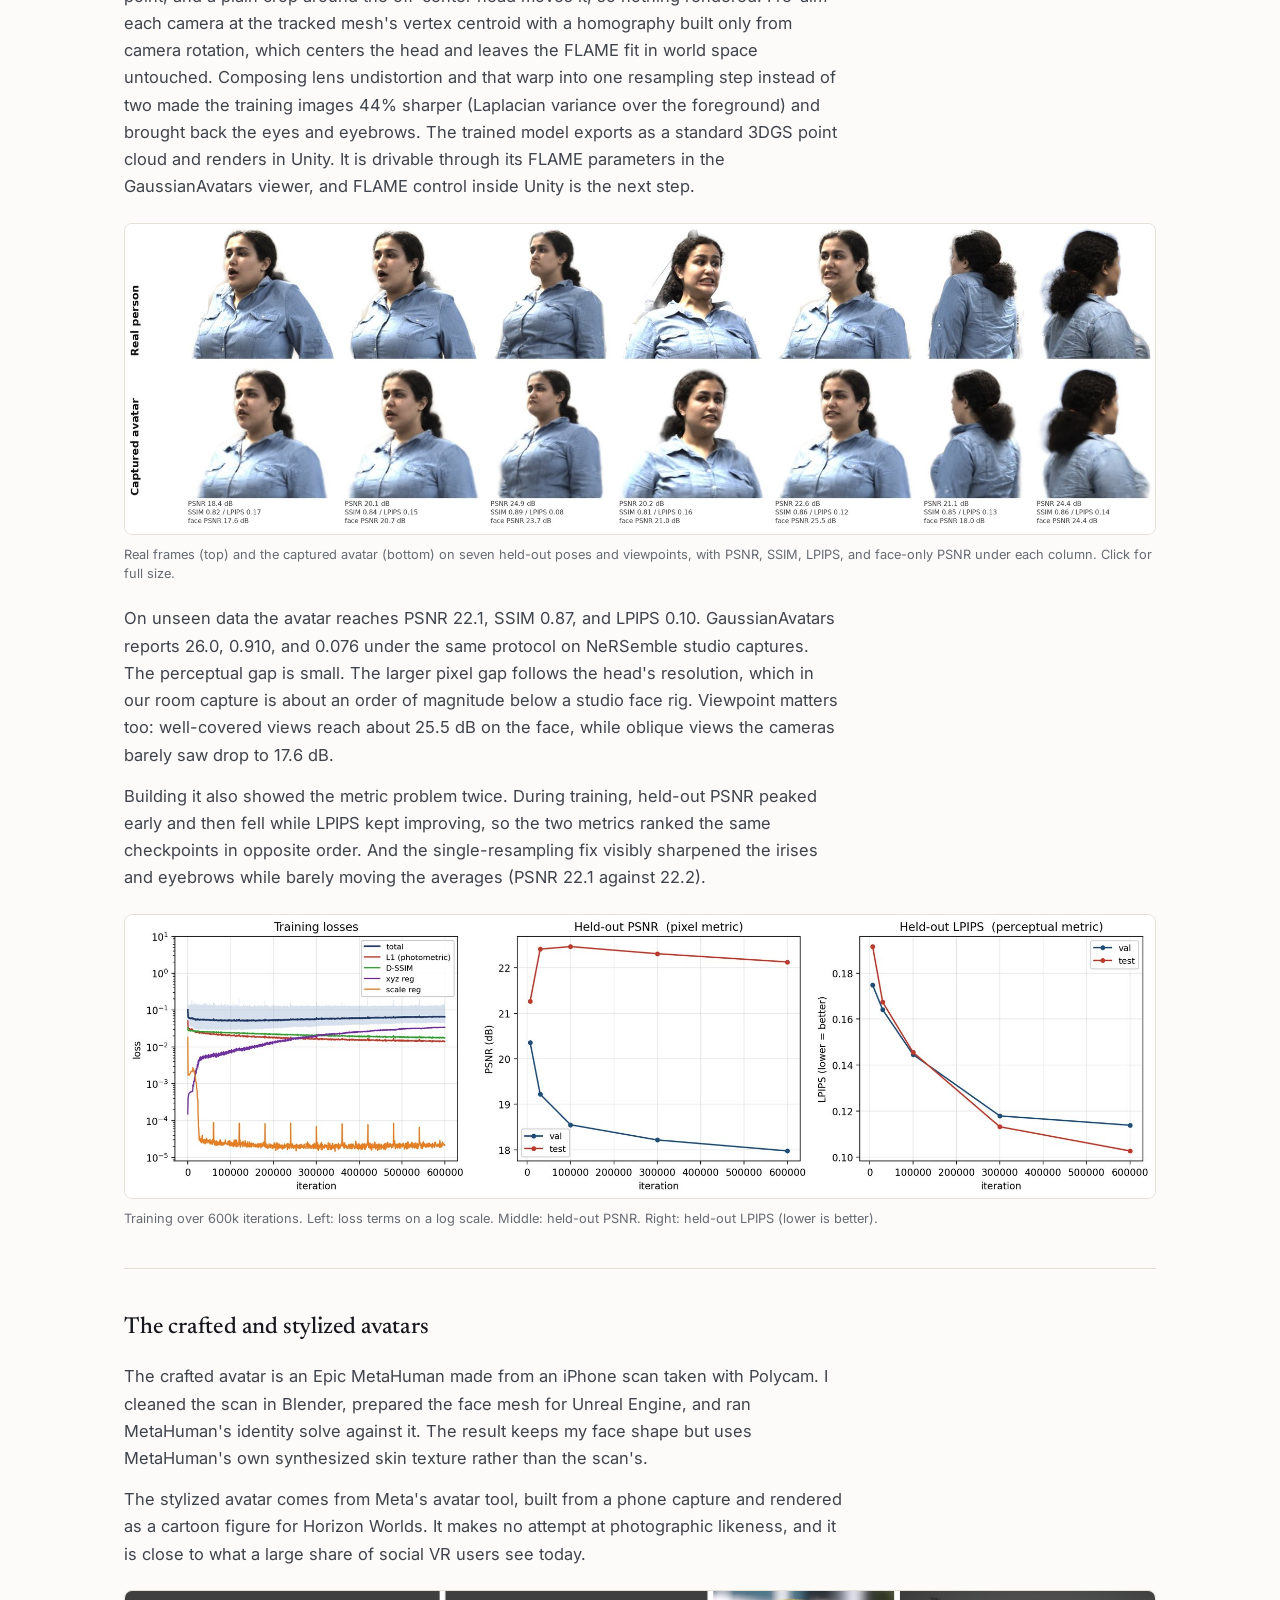
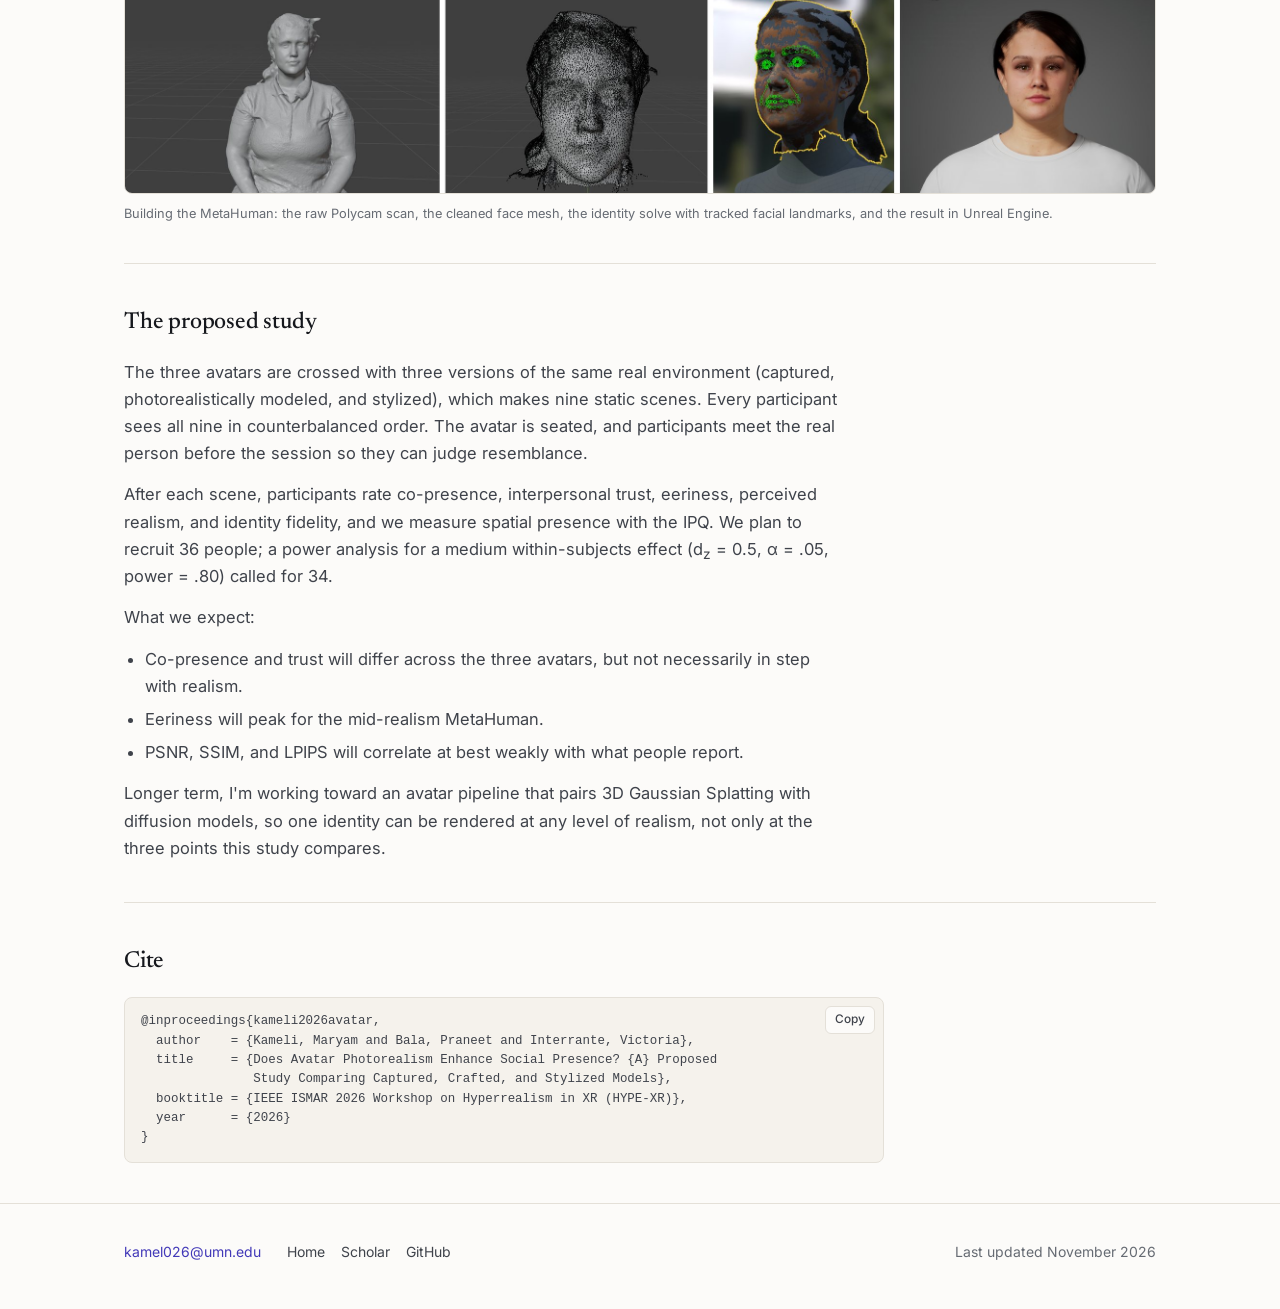
<file: avatars.html>
<!DOCTYPE html>
<html lang="en">
<head>
<meta charset="utf-8">
<meta name="viewport" content="width=device-width, initial-scale=1">

<title>Avatar Photorealism &middot; Maryam Kameli</title>
<meta name="description" content="Three avatars of the same person, captured with 3D Gaussian Splatting, crafted as a MetaHuman, and stylized, for a proposed VR study on whether photorealism changes social presence. Hype-XR workshop, IEEE ISMAR 2026.">
<meta name="author" content="Maryam Kameli">

<script>
  try {
    var t = localStorage.getItem("theme");
    if (t === "dark" || t === "light") document.documentElement.setAttribute("data-theme", t);
  } catch (e) {}
</script>
<meta name="color-scheme" content="light dark">
<meta name="theme-color" content="#fcfbf9" media="(prefers-color-scheme: light)">
<meta name="theme-color" content="#0f1116" media="(prefers-color-scheme: dark)">

<meta property="og:type" content="article">
<meta property="og:title" content="Does avatar photorealism enhance social presence?">
<meta property="og:description" content="One person as a 3D Gaussian Splatting avatar, a MetaHuman, and a stylized avatar, for a proposed VR study. Hype-XR, IEEE ISMAR 2026.">
<meta property="og:url" content="https://maryamkameli.github.io/avatars.html">
<meta property="og:image" content="https://maryamkameli.github.io/assets/og-avatars.jpg">
<meta property="og:image:width" content="1200">
<meta property="og:image:height" content="630">
<meta property="og:image:alt" content="Four images of the same woman: a video frame, a Gaussian splatting avatar, a MetaHuman, and a cartoon avatar.">
<meta name="twitter:card" content="summary_large_image">

<link rel="canonical" href="https://maryamkameli.github.io/avatars.html">
<link rel="icon" href="data:image/svg+xml,<svg xmlns='http://www.w3.org/2000/svg' viewBox='0 0 100 100'><text y='.9em' font-size='90'>M</text></svg>">

<link rel="preconnect" href="https://fonts.googleapis.com">
<link rel="preconnect" href="https://fonts.gstatic.com" crossorigin>
<link href="https://fonts.googleapis.com/css2?family=Inter:wght@400;500;600&family=Newsreader:ital,opsz,wght@0,6..72,400;0,6..72,500;0,6..72,600;1,6..72,400&display=swap" rel="stylesheet">

<!-- EDIT: bump the ?v= number whenever you change style.css or main.js, so browsers load the new file -->
<link rel="stylesheet" href="style.css?v=20261114e">
</head>

<body>
<a class="skip" href="#main">Skip to content</a>

<header class="nav" id="nav">
  <div class="nav-inner">
    <a class="nav-name" href="./">Maryam Kameli</a>

    <nav class="nav-links" id="navLinks" aria-label="Site">
      <a href="./#research">Research</a>
      <a href="./#publications">Publications</a>
      <a href="./#engineering">Engineering</a>
      <a href="assets/cv.pdf">CV</a>
    </nav>

    <div class="nav-actions">
      <button class="icon-btn" id="themeBtn" type="button" aria-label="Switch to dark theme">
        <svg class="i-sun" viewBox="0 0 24 24" aria-hidden="true"><circle cx="12" cy="12" r="4.2"/><path d="M12 2.6v2.4M12 19v2.4M4.4 12H2M22 12h-2.4M6.0 6.0 4.3 4.3M19.7 19.7 18 18M18 6.0l1.7-1.7M4.3 19.7 6.0 18"/></svg>
        <svg class="i-moon" viewBox="0 0 24 24" aria-hidden="true"><path d="M20.2 14.2A8.2 8.2 0 0 1 9.8 3.8a8.4 8.4 0 1 0 10.4 10.4z"/></svg>
      </button>
      <button class="icon-btn menu-btn" id="menuBtn" type="button" aria-label="Open menu" aria-expanded="false" aria-controls="navLinks">
        <svg viewBox="0 0 24 24" aria-hidden="true"><path d="M3.5 7h17M3.5 12h17M3.5 17h17"/></svg>
      </button>
    </div>
  </div>
</header>

<main id="main">
<div class="wrap">

  <header class="proj-head">
    <a class="back" href="./#avatars">&larr; Maryam Kameli</a>
    <p class="eyebrow">Hype-XR: 1st Workshop on Hyperrealism in XR in the Era of Radiance Fields &middot; IEEE ISMAR 2026</p>
    <h1 class="proj-title">Does Avatar Photorealism Enhance Social Presence? A Proposed Study Comparing Captured, Crafted, and Stylized Models</h1>
    <p class="proj-authors"><strong>Maryam Kameli</strong>, Praneet Bala, Victoria Interrante</p>
    <p class="proj-venue">University of Minnesota</p>
    <p class="proj-links">
      <a href="assets/papers/kameli2026avatar-photorealism.pdf">Paper (PDF)</a>
      <a href="#cite">BibTeX</a>
    </p>
  </header>

  <figure class="ladder-fig">
    <ul class="ladder">
      <li>
        <img src="assets/img/realism-real.jpg" width="440" height="440" decoding="async"
             alt="Video frame of Maryam in a denim shirt, turned slightly to her left.">
        <p><b>Real</b>video frame</p>
      </li>
      <li>
        <img src="assets/img/realism-captured.jpg" width="440" height="440" decoding="async"
             alt="Her 3D Gaussian Splatting avatar from the same viewpoint, close to the photo but slightly softer.">
        <p><b>Captured</b>3D Gaussian Splatting (GaussianAvatars)</p>
      </li>
      <li>
        <img src="assets/img/realism-crafted.jpg" width="440" height="440" decoding="async"
             alt="A MetaHuman digital double of her in Unreal Engine, facing the camera.">
        <p><b>Crafted</b>MetaHuman, Unreal Engine</p>
      </li>
      <li>
        <img src="assets/img/realism-stylized.jpg" width="440" height="440" decoding="async"
             alt="A cartoon-style Meta avatar of her with big curly hair and a denim jacket.">
        <p><b>Stylized</b>Meta avatar, Horizon Worlds</p>
      </li>
    </ul>
    <div class="ladder-axis" aria-hidden="true"><span>more photographic</span><span>more stylized</span></div>
    <figcaption>One person, four ways. The three avatars are the conditions of the proposed study; the video frame is the reference they are compared against.</figcaption>
  </figure>

  <section class="proj-section" id="question" aria-labelledby="question-h">
    <h2 id="question-h">The question</h2>
    <div class="proj-text">
      <p>VR research has mostly found that visual realism matters less than you might expect. Behavior, like gaze and motion, tends to matter more, stylized avatars often do as well as realistic ones, and very realistic faces risk the uncanny valley. But nearly all of that work used avatars that were clearly not real. 3D Gaussian Splatting can now build an avatar of a specific person that is hard to tell from video, so those findings may not carry over.</p>
      <p>We propose a study that holds identity and behavior fixed and varies only how the person is rendered: captured, crafted, or stylized. Realistic is not the same as recognizable, so we also ask whether identity fidelity matters more than visual realism when the avatar is someone you know. Alongside the ratings, we will compute PSNR, SSIM, and LPIPS for each avatar to see whether the metrics graphics papers report have anything to do with what people experience.</p>
    </div>
  </section>

  <section class="proj-section" id="captured" aria-labelledby="captured-h">
    <h2 id="captured-h">The captured avatar</h2>
    <div class="proj-text">
      <p>The captured avatar is a GaussianAvatars model: 3D Gaussians bound to the triangles of a FLAME head mesh, so the splats move with the mesh's expression and pose parameters. GaussianAvatars was built for studio rigs where every camera points at the face. My capture came from a 25-camera rig in an ordinary room, framing the upper body, so the head is a small patch in each image.</p>
      <p>That mismatch caused most of the work. The 3DGS rasterizer assumes a centered principal point, and a plain crop around the off-center head moves it, so nothing rendered. I re-aim each camera at the tracked mesh's vertex centroid with a homography built only from camera rotation, which centers the head and leaves the FLAME fit in world space untouched. Composing lens undistortion and that warp into one resampling step instead of two made the training images 44% sharper (Laplacian variance over the foreground) and brought back the eyes and eyebrows. The trained model exports as a standard 3DGS point cloud and renders in Unity. It is drivable through its FLAME parameters in the GaussianAvatars viewer, and FLAME control inside Unity is the next step.</p>
    </div>
    <figure class="fig">
      <a class="fig-link" href="assets/img/avatar-heldout.jpg">
        <img src="assets/img/avatar-heldout.jpg" width="2000" height="603" loading="lazy" decoding="async"
             alt="Seven pairs of images. Top row: real video frames of Maryam from different angles. Bottom row: matching renders of her captured avatar, with image-quality scores under each column.">
      </a>
      <figcaption>Real frames (top) and the captured avatar (bottom) on seven held-out poses and viewpoints, with PSNR, SSIM, LPIPS, and face-only PSNR under each column. Click for full size.</figcaption>
    </figure>
    <div class="proj-text" style="margin-top:22px">
      <p>On unseen data the avatar reaches PSNR 22.1, SSIM 0.87, and LPIPS 0.10. GaussianAvatars reports 26.0, 0.910, and 0.076 under the same protocol on NeRSemble studio captures. The perceptual gap is small. The larger pixel gap follows the head's resolution, which in our room capture is about an order of magnitude below a studio face rig. Viewpoint matters too: well-covered views reach about 25.5&nbsp;dB on the face, while oblique views the cameras barely saw drop to 17.6&nbsp;dB.</p>
      <p>Building it also showed the metric problem twice. During training, held-out PSNR peaked early and then fell while LPIPS kept improving, so the two metrics ranked the same checkpoints in opposite order. And the single-resampling fix visibly sharpened the irises and eyebrows while barely moving the averages (PSNR 22.1 against 22.2).</p>
    </div>
    <figure class="fig">
      <img src="assets/img/avatar-training.jpg" width="2000" height="550" loading="lazy" decoding="async"
           alt="Three line charts over 600,000 training iterations: loss terms on a log scale, held-out PSNR, which peaks early and then declines, and held-out LPIPS, which keeps decreasing.">
      <figcaption>Training over 600k iterations. Left: loss terms on a log scale. Middle: held-out PSNR. Right: held-out LPIPS (lower is better).</figcaption>
    </figure>
  </section>

  <section class="proj-section" id="crafted" aria-labelledby="crafted-h">
    <h2 id="crafted-h">The crafted and stylized avatars</h2>
    <div class="proj-text">
      <p>The crafted avatar is an Epic MetaHuman made from an iPhone scan taken with Polycam. I cleaned the scan in Blender, prepared the face mesh for Unreal Engine, and ran MetaHuman's identity solve against it. The result keeps my face shape but uses MetaHuman's own synthesized skin texture rather than the scan's.</p>
      <p>The stylized avatar comes from Meta's avatar tool, built from a phone capture and rendered as a cartoon figure for Horizon Worlds. It makes no attempt at photographic likeness, and it is close to what a large share of social VR users see today.</p>
    </div>
    <figure class="fig">
      <img src="assets/img/metahuman-steps.jpg" width="2139" height="420" loading="lazy" decoding="async"
           alt="Four steps: a gray 3D scan of Maryam seated, a dense wireframe of her face, the face with tracked landmarks during fitting, and the finished MetaHuman.">
      <figcaption>Building the MetaHuman: the raw Polycam scan, the cleaned face mesh, the identity solve with tracked facial landmarks, and the result in Unreal Engine.</figcaption>
    </figure>
  </section>

  <section class="proj-section" id="study" aria-labelledby="study-h">
    <h2 id="study-h">The proposed study</h2>
    <div class="proj-text">
      <p>The three avatars are crossed with three versions of the same real environment (captured, photorealistically modeled, and stylized), which makes nine static scenes. Every participant sees all nine in counterbalanced order. The avatar is seated, and participants meet the real person before the session so they can judge resemblance.</p>
      <p>After each scene, participants rate co-presence, interpersonal trust, eeriness, perceived realism, and identity fidelity, and we measure spatial presence with the IPQ. We plan to recruit 36 people; a power analysis for a medium within-subjects effect (d<sub>z</sub>&nbsp;=&nbsp;0.5, &alpha;&nbsp;=&nbsp;.05, power&nbsp;=&nbsp;.80) called for 34.</p>
      <p>What we expect:</p>
      <ul>
        <li>Co-presence and trust will differ across the three avatars, but not necessarily in step with realism.</li>
        <li>Eeriness will peak for the mid-realism MetaHuman.</li>
        <li>PSNR, SSIM, and LPIPS will correlate at best weakly with what people report.</li>
      </ul>
      <p>Longer term, I'm working toward an avatar pipeline that pairs 3D Gaussian Splatting with diffusion models, so one identity can be rendered at any level of realism, not only at the three points this study compares.</p>
    </div>
  </section>

  <section class="proj-section" id="cite" aria-labelledby="cite-h">
    <h2 id="cite-h">Cite</h2>
    <div class="proj-bib">
      <div class="bib">
        <button class="bib-copy" type="button">Copy</button>
<pre>@inproceedings{kameli2026avatar,
  author    = {Kameli, Maryam and Bala, Praneet and Interrante, Victoria},
  title     = {Does Avatar Photorealism Enhance Social Presence? {A} Proposed
               Study Comparing Captured, Crafted, and Stylized Models},
  booktitle = {IEEE ISMAR 2026 Workshop on Hyperrealism in XR (HYPE-XR)},
  year      = {2026}
}</pre>
      </div>
    </div>
  </section>

</div>
</main>

<footer class="footer">
  <div class="wrap footer-inner">
    <p><a href="mailto:kamel026@umn.edu">kamel026@umn.edu</a></p>
    <p class="footer-links">
      <a href="./">Home</a>
      <a href="https://scholar.google.com/citations?user=oxiSefEAAAAJ">Scholar</a>
      <a href="https://github.com/maryamkameli">GitHub</a>
    </p>
    <p class="footer-note">Last updated November 2026</p>
  </div>
</footer>

<p class="sr-only" id="liveStatus" role="status" aria-live="polite"></p>
<script src="main.js?v=20261114e"></script>
</body>
</html>
</file>
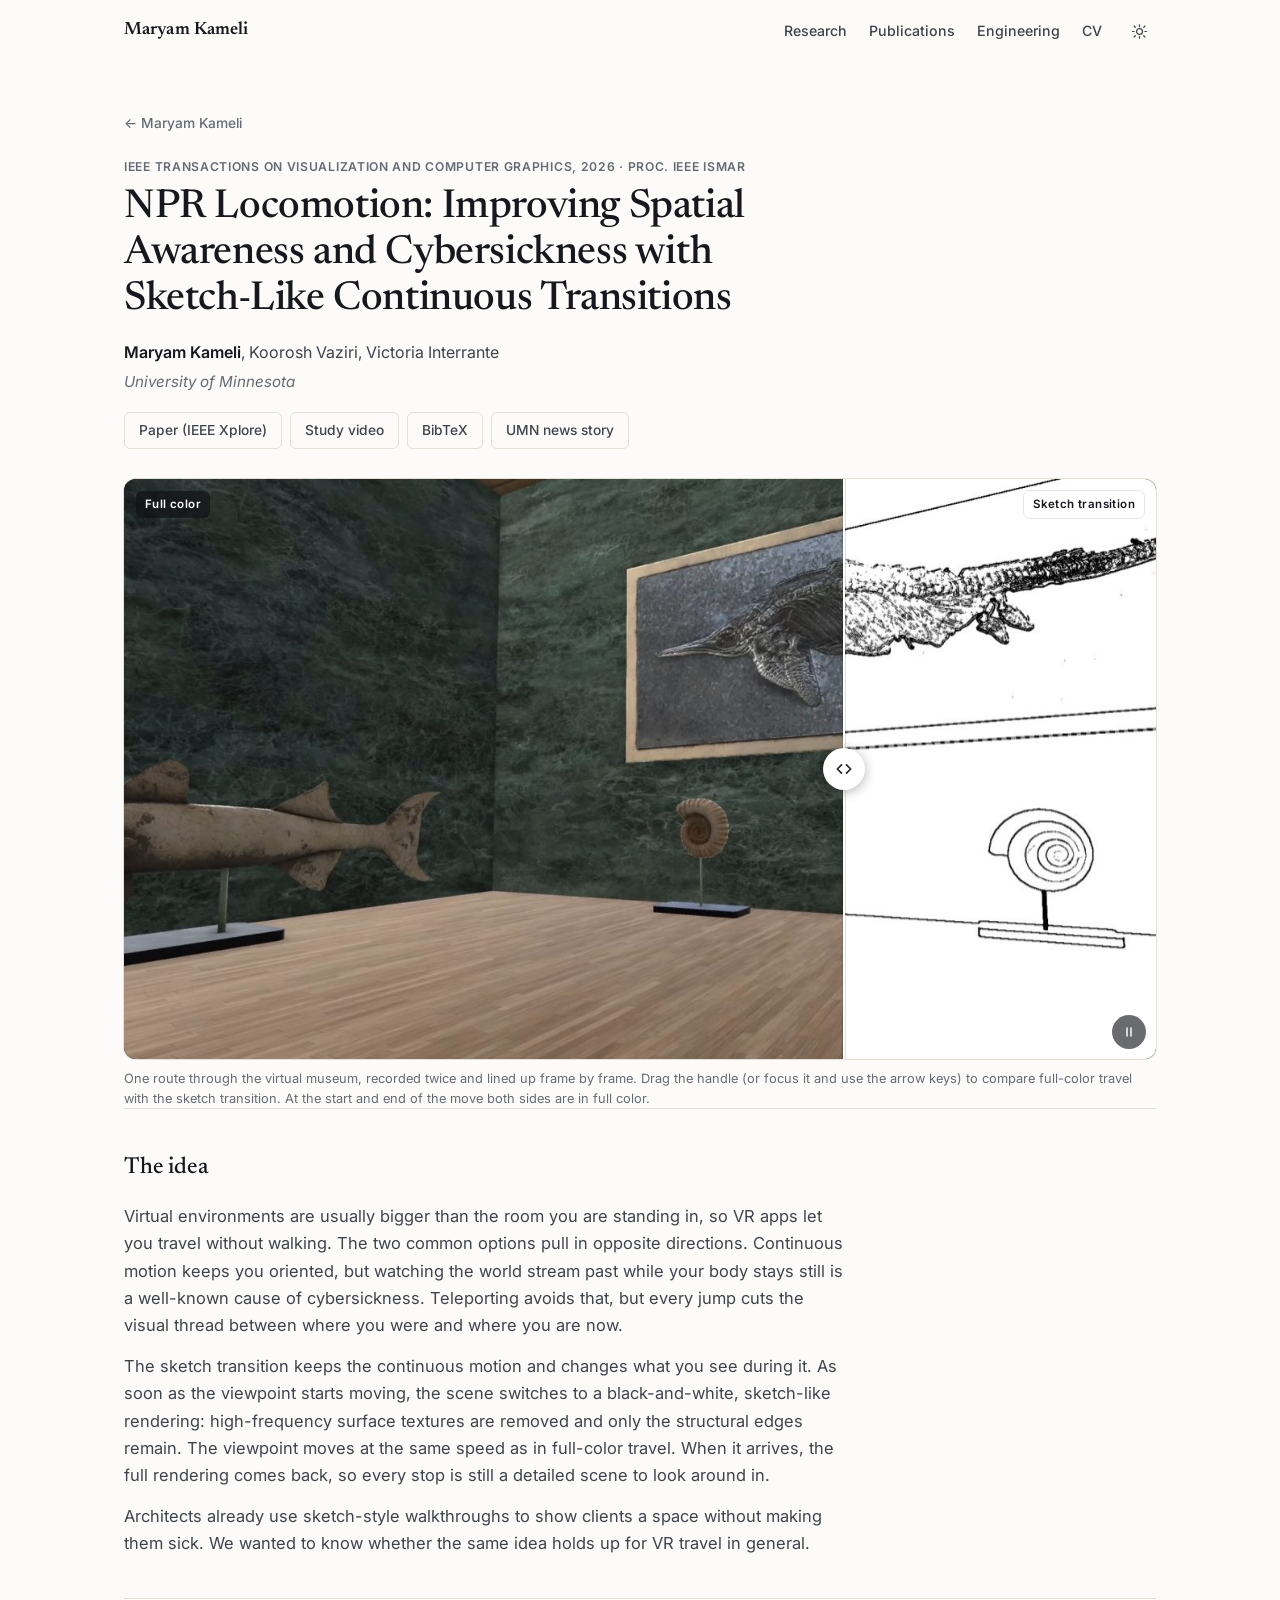
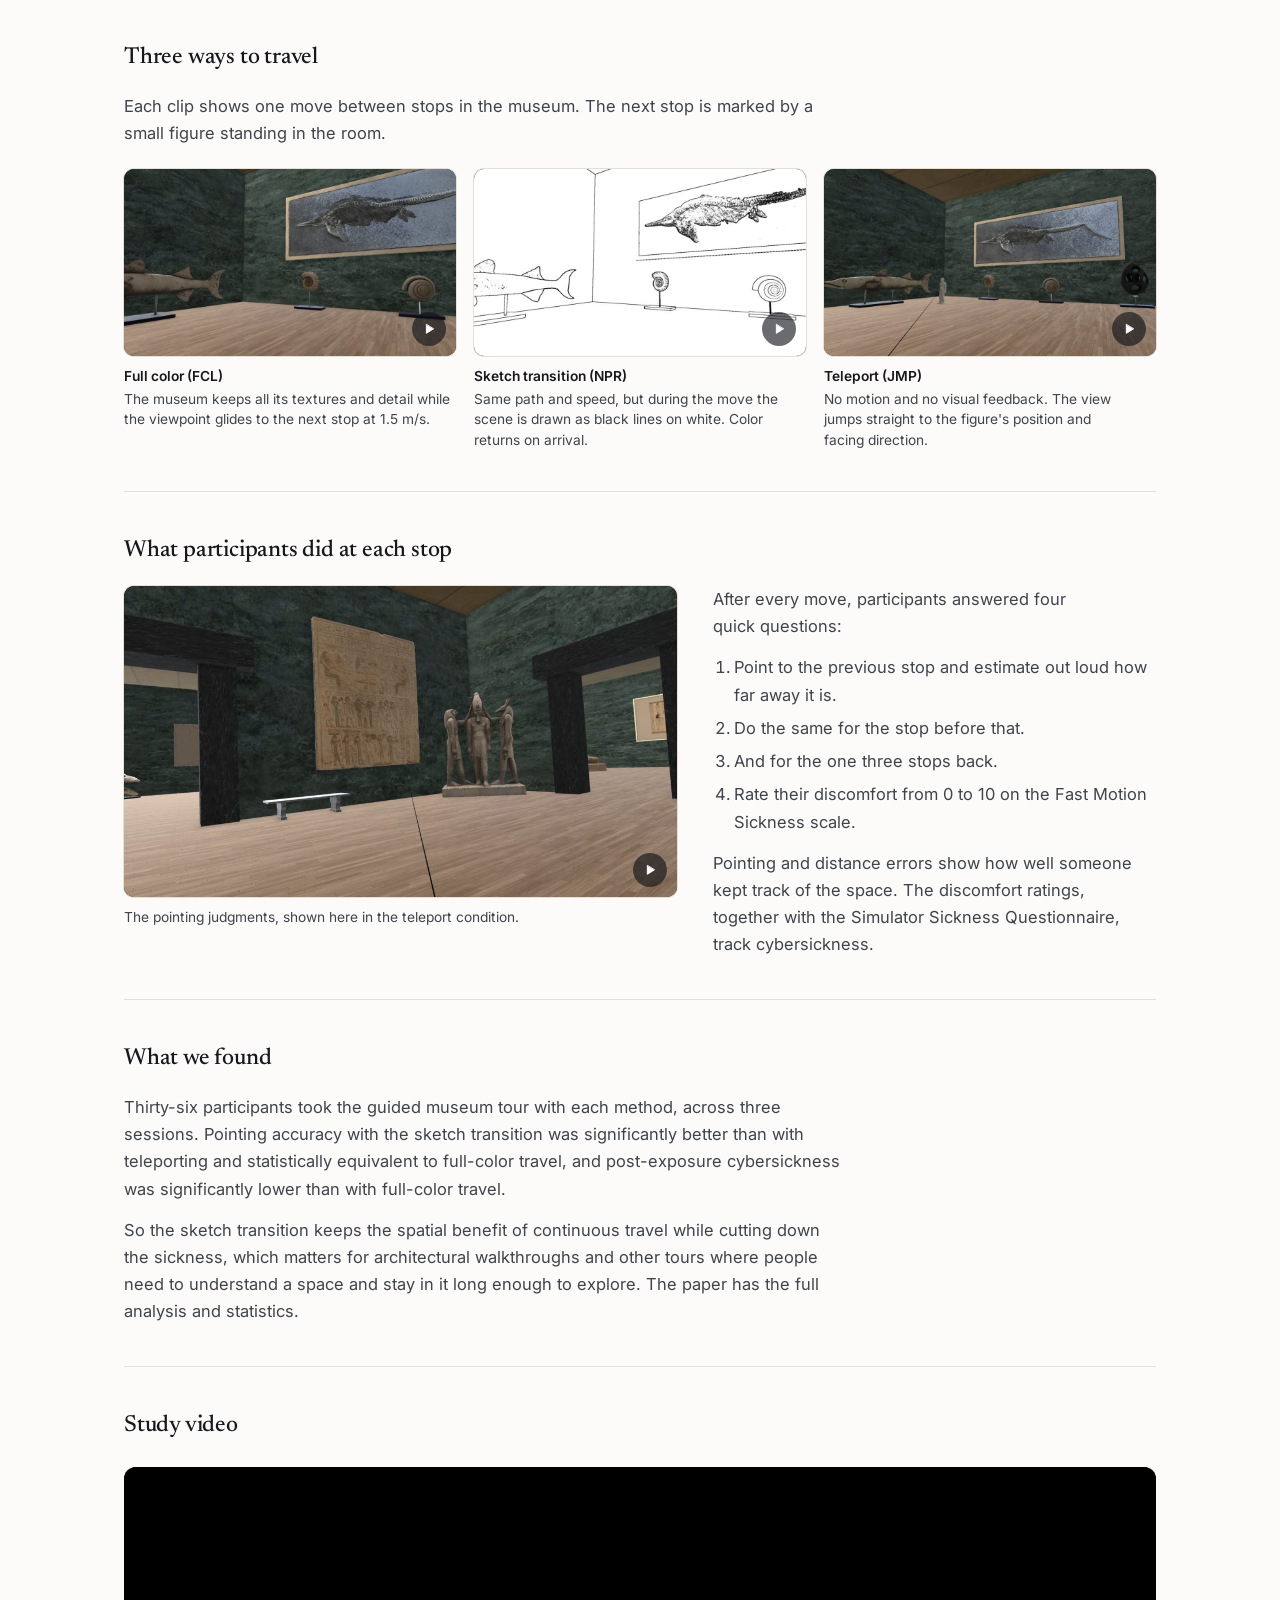
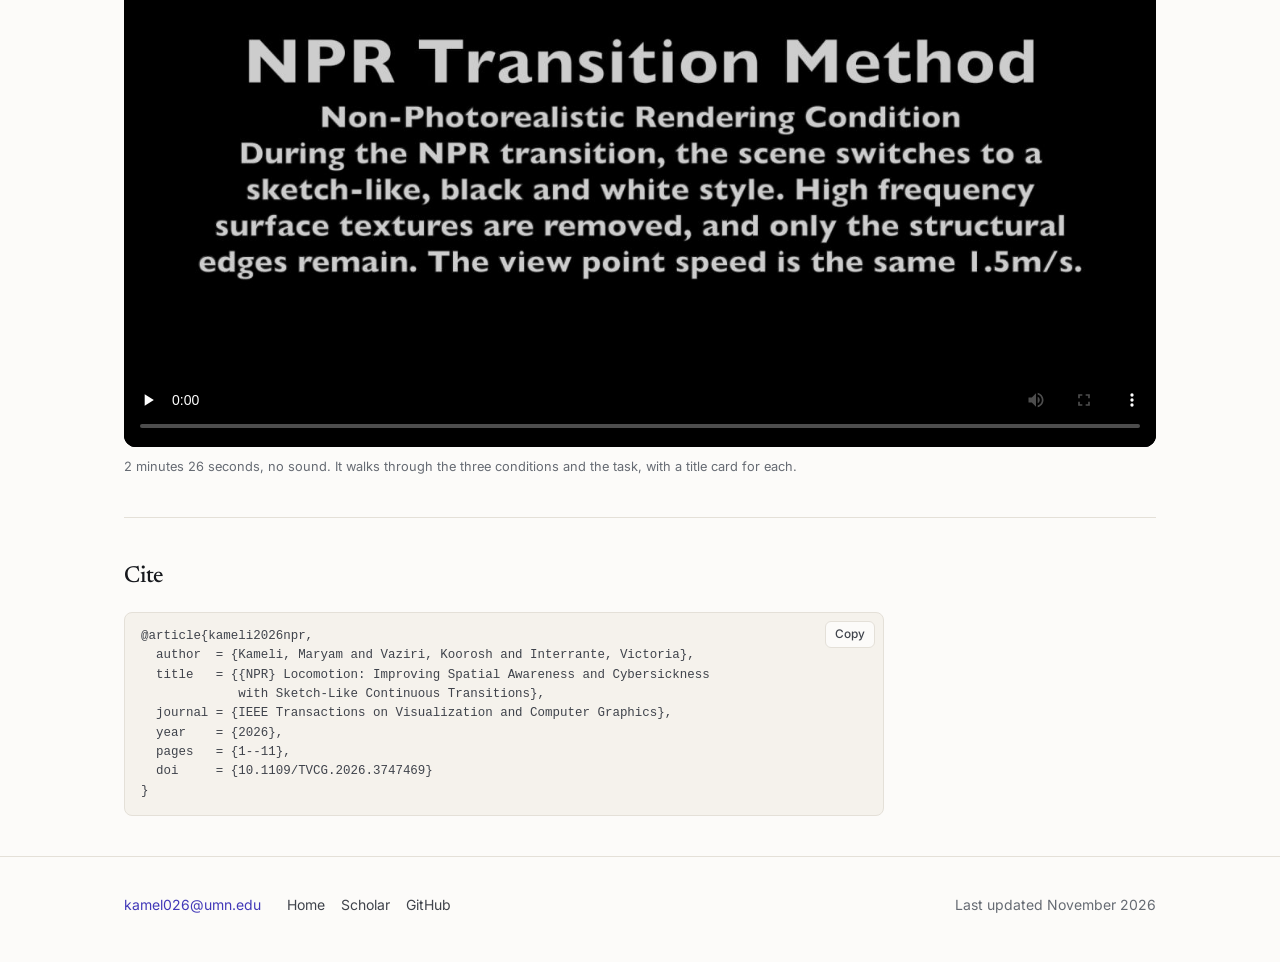
<file: npr.html>
<!DOCTYPE html>
<html lang="en">
<head>
<meta charset="utf-8">
<meta name="viewport" content="width=device-width, initial-scale=1">

<title>NPR Locomotion &middot; Maryam Kameli</title>
<meta name="description" content="Sketch-like continuous transitions for VR travel: the scene turns into a line drawing while you move and returns to full color when you stop. IEEE TVCG 2026, presented at IEEE ISMAR.">
<meta name="author" content="Maryam Kameli">

<script>
  try {
    var t = localStorage.getItem("theme");
    if (t === "dark" || t === "light") document.documentElement.setAttribute("data-theme", t);
  } catch (e) {}
</script>
<meta name="color-scheme" content="light dark">
<meta name="theme-color" content="#fcfbf9" media="(prefers-color-scheme: light)">
<meta name="theme-color" content="#0f1116" media="(prefers-color-scheme: dark)">

<meta property="og:type" content="article">
<meta property="og:title" content="NPR Locomotion: sketch-like transitions for VR travel">
<meta property="og:description" content="The scene turns into a line drawing while you move through VR and returns to full color when you stop. IEEE TVCG 2026.">
<meta property="og:url" content="https://maryamkameli.github.io/npr.html">
<meta property="og:image" content="https://maryamkameli.github.io/assets/og.jpg">
<meta property="og:image:width" content="1200">
<meta property="og:image:height" content="630">
<meta property="og:image:alt" content="A virtual museum room split down the middle: full color on the left, the same view as a black-and-white line drawing on the right.">
<meta name="twitter:card" content="summary_large_image">

<link rel="canonical" href="https://maryamkameli.github.io/npr.html">
<link rel="icon" href="data:image/svg+xml,<svg xmlns='http://www.w3.org/2000/svg' viewBox='0 0 100 100'><text y='.9em' font-size='90'>M</text></svg>">

<link rel="preconnect" href="https://fonts.googleapis.com">
<link rel="preconnect" href="https://fonts.gstatic.com" crossorigin>
<link href="https://fonts.googleapis.com/css2?family=Inter:wght@400;500;600&family=Newsreader:ital,opsz,wght@0,6..72,400;0,6..72,500;0,6..72,600;1,6..72,400&display=swap" rel="stylesheet">

<!-- EDIT: bump the ?v= number whenever you change style.css or main.js, so browsers load the new file -->
<link rel="stylesheet" href="style.css?v=20261114e">
</head>

<body>
<a class="skip" href="#main">Skip to content</a>

<header class="nav" id="nav">
  <div class="nav-inner">
    <a class="nav-name" href="./">Maryam Kameli</a>

    <nav class="nav-links" id="navLinks" aria-label="Site">
      <a href="./#research">Research</a>
      <a href="./#publications">Publications</a>
      <a href="./#engineering">Engineering</a>
      <a href="assets/cv.pdf">CV</a>
    </nav>

    <div class="nav-actions">
      <button class="icon-btn" id="themeBtn" type="button" aria-label="Switch to dark theme">
        <svg class="i-sun" viewBox="0 0 24 24" aria-hidden="true"><circle cx="12" cy="12" r="4.2"/><path d="M12 2.6v2.4M12 19v2.4M4.4 12H2M22 12h-2.4M6.0 6.0 4.3 4.3M19.7 19.7 18 18M18 6.0l1.7-1.7M4.3 19.7 6.0 18"/></svg>
        <svg class="i-moon" viewBox="0 0 24 24" aria-hidden="true"><path d="M20.2 14.2A8.2 8.2 0 0 1 9.8 3.8a8.4 8.4 0 1 0 10.4 10.4z"/></svg>
      </button>
      <button class="icon-btn menu-btn" id="menuBtn" type="button" aria-label="Open menu" aria-expanded="false" aria-controls="navLinks">
        <svg viewBox="0 0 24 24" aria-hidden="true"><path d="M3.5 7h17M3.5 12h17M3.5 17h17"/></svg>
      </button>
    </div>
  </div>
</header>

<main id="main">
<div class="wrap">

  <header class="proj-head">
    <a class="back" href="./#npr">&larr; Maryam Kameli</a>
    <p class="eyebrow">IEEE Transactions on Visualization and Computer Graphics, 2026 &middot; Proc. IEEE ISMAR</p>
    <h1 class="proj-title">NPR Locomotion: Improving Spatial Awareness and Cybersickness with Sketch-Like Continuous Transitions</h1>
    <p class="proj-authors"><strong>Maryam Kameli</strong>, Koorosh Vaziri, Victoria Interrante</p>
    <p class="proj-venue">University of Minnesota</p>
    <p class="proj-links">
      <a href="https://ieeexplore.ieee.org/document/11755551">Paper (IEEE Xplore)</a>
      <a href="#video">Study video</a>
      <a href="#cite">BibTeX</a>
      <a href="https://cse.umn.edu/cs/news/maryam-kameli-proposes-vr-technique-limit-cybersickness-and-improve-spatial-awareness">UMN news story</a>
    </p>
  </header>

  <figure class="wipe" data-wipe>
    <div class="wipe-stage" style="--pos:50%">
      <video muted loop playsinline preload="metadata" data-autoplay
             poster="assets/video/npr-compare-poster.jpg" aria-hidden="true">
        <source src="assets/video/npr-compare.mp4" type="video/mp4">
      </video>
      <canvas aria-hidden="true"></canvas>
      <span class="wipe-label wipe-label-l" aria-hidden="true">Full color</span>
      <span class="wipe-label wipe-label-r" aria-hidden="true">Sketch transition</span>
      <div class="wipe-line" aria-hidden="true"></div>
      <div class="wipe-knob" role="slider" tabindex="0"
           aria-label="Comparison handle: full color on the left, sketch transition on the right"
           aria-valuemin="0" aria-valuemax="100" aria-valuenow="50" aria-valuetext="50 percent">
        <svg viewBox="0 0 24 24" aria-hidden="true"><path d="M9 7 4 12l5 5M15 7l5 5-5 5"/></svg>
      </div>
      <button class="vid-toggle" type="button" aria-label="Pause video">
        <svg class="i-pause" viewBox="0 0 24 24" aria-hidden="true"><path d="M9 6v12M15 6v12"/></svg>
        <svg class="i-play" viewBox="0 0 24 24" aria-hidden="true"><path d="M8 5.5v13l10.5-6.5z"/></svg>
      </button>
    </div>
    <figcaption>One route through the virtual museum, recorded twice and lined up frame by frame. Drag the handle (or focus it and use the arrow keys) to compare full-color travel with the sketch transition. At the start and end of the move both sides are in full color.</figcaption>
  </figure>

  <section class="proj-section" id="idea" aria-labelledby="idea-h">
    <h2 id="idea-h">The idea</h2>
    <div class="proj-text">
      <p>Virtual environments are usually bigger than the room you are standing in, so VR apps let you travel without walking. The two common options pull in opposite directions. Continuous motion keeps you oriented, but watching the world stream past while your body stays still is a well-known cause of cybersickness. Teleporting avoids that, but every jump cuts the visual thread between where you were and where you are now.</p>
      <p>The sketch transition keeps the continuous motion and changes what you see during it. As soon as the viewpoint starts moving, the scene switches to a black-and-white, sketch-like rendering: high-frequency surface textures are removed and only the structural edges remain. The viewpoint moves at the same speed as in full-color travel. When it arrives, the full rendering comes back, so every stop is still a detailed scene to look around in.</p>
      <p>Architects already use sketch-style walkthroughs to show clients a space without making them sick. We wanted to know whether the same idea holds up for VR travel in general.</p>
    </div>
  </section>

  <section class="proj-section" id="conditions" aria-labelledby="conditions-h">
    <h2 id="conditions-h">Three ways to travel</h2>
    <div class="proj-text">
      <p>Each clip shows one move between stops in the museum. The next stop is marked by a small figure standing in the room.</p>
    </div>
    <div class="clips">
      <figure class="clip">
        <div class="clip-media">
          <video muted loop playsinline preload="metadata" data-autoplay poster="assets/video/fcl-poster.jpg" aria-label="Full-color travel through the museum">
            <source src="assets/video/fcl.mp4" type="video/mp4">
          </video>
          <button class="vid-toggle" type="button" aria-label="Pause video">
            <svg class="i-pause" viewBox="0 0 24 24" aria-hidden="true"><path d="M9 6v12M15 6v12"/></svg>
            <svg class="i-play" viewBox="0 0 24 24" aria-hidden="true"><path d="M8 5.5v13l10.5-6.5z"/></svg>
          </button>
        </div>
        <figcaption><b>Full color (FCL)</b>The museum keeps all its textures and detail while the viewpoint glides to the next stop at 1.5&nbsp;m/s.</figcaption>
      </figure>
      <figure class="clip">
        <div class="clip-media">
          <video muted loop playsinline preload="metadata" data-autoplay poster="assets/video/npr-poster.jpg" aria-label="The same move with the sketch transition">
            <source src="assets/video/npr.mp4" type="video/mp4">
          </video>
          <button class="vid-toggle" type="button" aria-label="Pause video">
            <svg class="i-pause" viewBox="0 0 24 24" aria-hidden="true"><path d="M9 6v12M15 6v12"/></svg>
            <svg class="i-play" viewBox="0 0 24 24" aria-hidden="true"><path d="M8 5.5v13l10.5-6.5z"/></svg>
          </button>
        </div>
        <figcaption><b>Sketch transition (NPR)</b>Same path and speed, but during the move the scene is drawn as black lines on white. Color returns on arrival.</figcaption>
      </figure>
      <figure class="clip">
        <div class="clip-media">
          <video muted loop playsinline preload="metadata" data-autoplay poster="assets/video/jmp-poster.jpg" aria-label="Teleporting to the next stop">
            <source src="assets/video/jmp.mp4" type="video/mp4">
          </video>
          <button class="vid-toggle" type="button" aria-label="Pause video">
            <svg class="i-pause" viewBox="0 0 24 24" aria-hidden="true"><path d="M9 6v12M15 6v12"/></svg>
            <svg class="i-play" viewBox="0 0 24 24" aria-hidden="true"><path d="M8 5.5v13l10.5-6.5z"/></svg>
          </button>
        </div>
        <figcaption><b>Teleport (JMP)</b>No motion and no visual feedback. The view jumps straight to the figure's position and facing direction.</figcaption>
      </figure>
    </div>
  </section>

  <section class="proj-section" id="task" aria-labelledby="task-h">
    <h2 id="task-h">What participants did at each stop</h2>
    <div class="split">
      <figure class="clip">
        <div class="clip-media">
          <video muted loop playsinline preload="metadata" data-autoplay poster="assets/video/tasks-poster.jpg" aria-label="A participant turning to point back at earlier stops">
            <source src="assets/video/tasks.mp4" type="video/mp4">
          </video>
          <button class="vid-toggle" type="button" aria-label="Pause video">
            <svg class="i-pause" viewBox="0 0 24 24" aria-hidden="true"><path d="M9 6v12M15 6v12"/></svg>
            <svg class="i-play" viewBox="0 0 24 24" aria-hidden="true"><path d="M8 5.5v13l10.5-6.5z"/></svg>
          </button>
        </div>
        <figcaption>The pointing judgments, shown here in the teleport condition.</figcaption>
      </figure>
      <div class="proj-text">
        <p>After every move, participants answered four quick questions:</p>
        <ol>
          <li>Point to the previous stop and estimate out loud how far away it is.</li>
          <li>Do the same for the stop before that.</li>
          <li>And for the one three stops back.</li>
          <li>Rate their discomfort from 0 to 10 on the Fast Motion Sickness scale.</li>
        </ol>
        <p>Pointing and distance errors show how well someone kept track of the space. The discomfort ratings, together with the Simulator Sickness Questionnaire, track cybersickness.</p>
      </div>
    </div>
  </section>

  <section class="proj-section" id="findings" aria-labelledby="findings-h">
    <h2 id="findings-h">What we found</h2>
    <div class="proj-text">
      <p>Thirty-six participants took the guided museum tour with each method, across three sessions. Pointing accuracy with the sketch transition was significantly better than with teleporting and statistically equivalent to full-color travel, and post-exposure cybersickness was significantly lower than with full-color travel.</p>
      <p>So the sketch transition keeps the spatial benefit of continuous travel while cutting down the sickness, which matters for architectural walkthroughs and other tours where people need to understand a space and stay in it long enough to explore. The paper has the full analysis and statistics.</p>
    </div>
  </section>

  <section class="proj-section" id="video" aria-labelledby="video-h">
    <h2 id="video-h">Study video</h2>
    <figure class="fig">
      <div class="player">
        <video controls preload="none" playsinline poster="assets/video/npr-study-video-poster.jpg">
          <source src="assets/video/npr-study-video.mp4" type="video/mp4">
          <a href="assets/video/npr-study-video.mp4">Download the study video (MP4)</a>
        </video>
      </div>
      <figcaption>2 minutes 26 seconds, no sound. It walks through the three conditions and the task, with a title card for each.</figcaption>
    </figure>
  </section>

  <section class="proj-section" id="cite" aria-labelledby="cite-h">
    <h2 id="cite-h">Cite</h2>
    <div class="proj-bib">
      <div class="bib">
        <button class="bib-copy" type="button">Copy</button>
<pre>@article{kameli2026npr,
  author  = {Kameli, Maryam and Vaziri, Koorosh and Interrante, Victoria},
  title   = {{NPR} Locomotion: Improving Spatial Awareness and Cybersickness
             with Sketch-Like Continuous Transitions},
  journal = {IEEE Transactions on Visualization and Computer Graphics},
  year    = {2026},
  pages   = {1--11},
  doi     = {10.1109/TVCG.2026.3747469}
}</pre>
      </div>
    </div>
  </section>

</div>
</main>

<footer class="footer">
  <div class="wrap footer-inner">
    <p><a href="mailto:kamel026@umn.edu">kamel026@umn.edu</a></p>
    <p class="footer-links">
      <a href="./">Home</a>
      <a href="https://scholar.google.com/citations?user=oxiSefEAAAAJ">Scholar</a>
      <a href="https://github.com/maryamkameli">GitHub</a>
    </p>
    <p class="footer-note">Last updated November 2026</p>
  </div>
</footer>

<p class="sr-only" id="liveStatus" role="status" aria-live="polite"></p>
<script src="main.js?v=20261114e"></script>
</body>
</html>
</file>
<file: style.css>
/* =========================================================
   Maryam Kameli: personal site
   Everything you might want to change lives in :root below.
   ========================================================= */

:root {
  /* ---- colors (light) ---- */
  --paper:      #fcfbf9;
  --paper-alt:  #f5f2ec;
  --ink:        #16181d;
  --ink-2:      #3f434b;
  --muted:      #666b73;   /* 4.8:1 on --paper-alt, passes WCAG AA */
  --line:       #e4e0d8;
  --accent:     #4239b8;
  --accent-soft:#ecebfa;
  --stage:      #1b1d22;   /* backdrop behind videos, same in both themes */

  /* ---- type ---- */
  --font-body: "Inter", ui-sans-serif, system-ui, -apple-system, "Segoe UI", Roboto, sans-serif;
  --font-display: "Newsreader", ui-serif, Georgia, "Times New Roman", serif;

  /* ---- layout ---- */
  --wrap: 1080px;
  --narrow: 720px;
  --pad: 24px;
  --radius: 10px;

  color-scheme: light;
}

/* dark, following the visitor's system setting */
@media (prefers-color-scheme: dark) {
  :root:not([data-theme="light"]) {
    --paper:      #0f1116;
    --paper-alt:  #151821;
    --ink:        #e9eaef;
    --ink-2:      #bcc1cb;
    --muted:      #878d98;
    --line:       #242833;
    --accent:     #a5abff;
    --accent-soft:#1c1f33;
    color-scheme: dark;
  }
}
/* dark, when the visitor clicks the toggle */
:root[data-theme="dark"] {
  --paper:      #0f1116;
  --paper-alt:  #151821;
  --ink:        #e9eaef;
  --ink-2:      #bcc1cb;
  --muted:      #878d98;
  --line:       #242833;
  --accent:     #a5abff;
  --accent-soft:#1c1f33;
  color-scheme: dark;
}

/* ---------------------------------------------------------
   base
   --------------------------------------------------------- */
*, *::before, *::after { box-sizing: border-box; }

html { scroll-behavior: smooth; scroll-padding-top: 84px; }
@media (prefers-reduced-motion: reduce) {
  html { scroll-behavior: auto; }
  *, *::before, *::after { animation-duration: .01ms !important; transition-duration: .01ms !important; }
}

body {
  margin: 0;
  background: var(--paper);
  color: var(--ink);
  font-family: var(--font-body);
  font-size: 16.5px;
  line-height: 1.65;
  -webkit-font-smoothing: antialiased;
  text-rendering: optimizeLegibility;
}

img { max-width: 100%; height: auto; display: block; }
video { display: block; }
sub, sup { line-height: 0; }

a { color: var(--accent); text-decoration: none; }
a:hover { text-decoration: underline; text-underline-offset: 3px; }

:focus-visible {
  outline: 2px solid var(--accent);
  outline-offset: 3px;
  border-radius: 3px;
}

.sr-only {
  position: absolute; width: 1px; height: 1px; padding: 0; margin: -1px;
  overflow: hidden; clip: rect(0 0 0 0); white-space: nowrap; border: 0;
}

.skip {
  position: absolute; left: -9999px;
  background: var(--ink); color: var(--paper);
  padding: 10px 16px; border-radius: 6px; z-index: 100;
}
.skip:focus { left: 12px; top: 12px; }

.wrap { max-width: var(--wrap); margin: 0 auto; padding: 0 var(--pad); }

/* ---------------------------------------------------------
   nav
   --------------------------------------------------------- */
.nav {
  position: sticky; top: 0; z-index: 50;
  background: color-mix(in srgb, var(--paper) 88%, transparent);
  backdrop-filter: saturate(180%) blur(14px);
  -webkit-backdrop-filter: saturate(180%) blur(14px);
  border-bottom: 1px solid transparent;
  transition: border-color .25s ease;
}
.nav.scrolled { border-bottom-color: var(--line); }

.nav-inner {
  max-width: var(--wrap); margin: 0 auto; padding: 0 var(--pad);
  height: 62px; display: flex; align-items: center; gap: 20px;
}

.nav-name {
  font-family: var(--font-display);
  font-size: 1.12rem; font-weight: 600; letter-spacing: .1px;
  color: var(--ink); white-space: nowrap;
}
.nav-name:hover { text-decoration: none; color: var(--accent); }

.nav-links { margin-left: auto; display: flex; gap: 22px; }
.nav-links a {
  font-size: .885rem; font-weight: 500; color: var(--ink-2);
  padding: 4px 0; position: relative;
}
.nav-links a:hover { color: var(--ink); text-decoration: none; }
.nav-links a::after {
  content: ""; position: absolute; left: 0; right: 0; bottom: -2px; height: 1.5px;
  background: var(--accent); transform: scaleX(0); transform-origin: left;
  transition: transform .22s ease;
}
.nav-links a:hover::after, .nav-links a.active::after { transform: scaleX(1); }
.nav-links a.active { color: var(--ink); }

.nav-actions { display: flex; align-items: center; gap: 6px; }

.icon-btn {
  width: 34px; height: 34px; display: grid; place-items: center;
  background: none; border: 1px solid transparent; border-radius: 8px;
  color: var(--ink-2); cursor: pointer; padding: 0;
}
.icon-btn:hover { background: var(--paper-alt); color: var(--ink); }
.icon-btn svg {
  width: 17px; height: 17px; fill: none; stroke: currentColor;
  stroke-width: 1.7; stroke-linecap: round; stroke-linejoin: round;
}
.menu-btn { display: none; }

/* theme icon swap */
.i-moon { display: none; }
:root[data-theme="dark"] .i-sun { display: none; }
:root[data-theme="dark"] .i-moon { display: block; }
@media (prefers-color-scheme: dark) {
  :root:not([data-theme="light"]) .i-sun { display: none; }
  :root:not([data-theme="light"]) .i-moon { display: block; }
}

/* ---------------------------------------------------------
   hero and bio
   --------------------------------------------------------- */
.hero { padding: 60px 0 64px; }

.hero-grid {
  display: grid; grid-template-columns: 190px 1fr;
  gap: 44px; align-items: start;
}

.portrait img {
  width: 190px; height: 190px; border-radius: 14px;
  object-fit: cover; border: 1px solid var(--line);
}

.hero-text h1 {
  font-family: var(--font-display);
  font-size: clamp(2.4rem, 5vw, 3.3rem);
  font-weight: 500; line-height: 1.08;
  letter-spacing: -.5px; margin: 0 0 10px;
}
.hero-role {
  font-size: 1.06rem; font-weight: 500; color: var(--ink-2);
  margin: 0 0 6px;
}
.hero-aff { color: var(--muted); font-size: .95rem; margin: 0 0 22px; }
.hero-aff a { color: var(--ink-2); }
.hero-aff a:hover { color: var(--accent); }

.links { list-style: none; display: flex; flex-wrap: wrap; gap: 10px; padding: 0; margin: 0; }
.links a {
  display: inline-flex; align-items: center; gap: 7px;
  font-size: .875rem; font-weight: 500; color: var(--ink-2);
  border: 1px solid var(--line); border-radius: 999px;
  padding: 7px 15px; background: var(--paper);
  transition: border-color .18s ease, color .18s ease, background .18s ease;
}
.links a:hover {
  text-decoration: none; color: var(--accent);
  border-color: var(--accent); background: var(--accent-soft);
}
.links svg {
  width: 15px; height: 15px; fill: none; stroke: currentColor;
  stroke-width: 1.6; stroke-linecap: round; stroke-linejoin: round;
}

/* avoid one-word last lines where the browser supports it */
.prose p, .pub-summary, .row-body p, .news-body, .feature-text p, .proj-text p, figcaption { text-wrap: pretty; }
h1, h2, h3, h4 { text-wrap: balance; }

.prose { max-width: var(--narrow); }
.hero .prose { margin-top: 34px; }
.prose p { margin: 0 0 16px; color: var(--ink-2); }
.prose p:last-child { margin-bottom: 0; }
.prose .lead {
  font-family: var(--font-display);
  font-size: 1.28rem; line-height: 1.5; color: var(--ink);
  margin-bottom: 18px;
}
.prose .status {
  margin-top: 22px; padding: 2px 0 2px 14px;
  border-left: 3px solid var(--accent);
  color: var(--ink); font-weight: 500;
}

/* ---------------------------------------------------------
   sections
   --------------------------------------------------------- */
.section { padding: 62px 0; }
.section.alt { background: var(--paper-alt); }

.h-section {
  font-family: var(--font-display);
  font-size: 1.62rem; font-weight: 500; letter-spacing: -.2px;
  margin: 0 0 30px; padding-bottom: 12px;
  border-bottom: 1px solid var(--line);
}

/* small group label inside a section, e.g. "Also in progress" */
.h-sub {
  font-family: var(--font-body);
  font-size: .78rem; font-weight: 600; letter-spacing: .9px;
  text-transform: uppercase; color: var(--muted);
  margin: 0 0 4px;
}
.rows + .h-sub, .h-sub-gap { margin-top: 44px; }

/* ---------------------------------------------------------
   featured research
   --------------------------------------------------------- */
.feature { padding: 4px 0 48px; }
.feature + .feature { border-top: 1px solid var(--line); padding-top: 44px; }

.eyebrow {
  font-size: .76rem; font-weight: 600; letter-spacing: .7px;
  text-transform: uppercase; color: var(--muted);
  margin: 0 0 8px;
}
.feature-title {
  font-family: var(--font-display);
  font-size: clamp(1.5rem, 3.2vw, 1.95rem);
  font-weight: 500; line-height: 1.18; letter-spacing: -.3px;
  margin: 0 0 20px; color: var(--ink);
}

.feature-grid {
  display: grid; grid-template-columns: minmax(0, 1.65fr) minmax(0, 1fr);
  gap: 44px; margin-top: 28px; align-items: start;
}
.feature-text p { margin: 0 0 14px; color: var(--ink-2); font-size: .97rem; }
.feature-text p:last-child { margin-bottom: 0; }

.facts { margin: 0; display: grid; gap: 14px; font-size: .9rem; }
.facts > div { border-top: 1px solid var(--line); padding-top: 10px; }
.facts dt {
  font-size: .72rem; font-weight: 600; letter-spacing: .7px;
  text-transform: uppercase; color: var(--muted); margin: 0 0 3px;
}
.facts dd { margin: 0; color: var(--ink-2); line-height: 1.55; }

.link-row { display: flex; flex-wrap: wrap; gap: 6px 8px; padding-top: 2px; }
.link-row a,
.proj-links a,
.proj-links button {
  font: inherit; font-size: .82rem; font-weight: 500; color: var(--ink-2);
  border: 1px solid var(--line); border-radius: 6px; padding: 4px 11px;
  background: var(--paper); cursor: pointer;
  transition: border-color .18s ease, color .18s ease, background .18s ease;
}
.link-row a:hover,
.proj-links a:hover,
.proj-links button:hover,
.proj-links button[aria-expanded="true"] {
  text-decoration: none; color: var(--accent);
  border-color: var(--accent); background: var(--accent-soft);
}

/* ---------------------------------------------------------
   comparison video (drag the handle)
   --------------------------------------------------------- */
.wipe { margin: 0; }
.wipe-stage {
  --pos: 50%;
  position: relative; aspect-ratio: 16 / 9; overflow: hidden;
  border-radius: 12px; background: var(--stage);
  touch-action: pan-y; user-select: none; -webkit-user-select: none;
  cursor: ew-resize; isolation: isolate;
  box-shadow: 0 0 0 1px var(--line);
}
/* The file is two 16:9 frames stacked (8:9 overall). Showing it at
   double height leaves only the top frame, full color, in view. */
.wipe-stage video {
  position: absolute; top: 0; left: 0; width: 100%; height: 200%;
}
.wipe-stage canvas {
  position: absolute; inset: 0; width: 100%; height: 100%;
  pointer-events: none;
}
.wipe-line {
  position: absolute; top: 0; bottom: 0; left: var(--pos);
  width: 2px; margin-left: -1px; background: #fff;
  box-shadow: 0 0 0 1px rgba(0, 0, 0, .12);
  pointer-events: none;
}
.wipe-knob {
  position: absolute; top: 50%; left: var(--pos);
  width: 42px; height: 42px; margin: -21px 0 0 -21px;
  border-radius: 50%; background: #fff; color: #23252b;
  display: grid; place-items: center; cursor: ew-resize;
  box-shadow: 0 2px 12px rgba(0, 0, 0, .3);
}
.wipe-knob svg {
  width: 20px; height: 20px; fill: none; stroke: currentColor;
  stroke-width: 2; stroke-linecap: round; stroke-linejoin: round;
}
.wipe-knob:focus-visible { outline: 3px solid var(--accent); outline-offset: 3px; border-radius: 50%; }
.wipe-label {
  position: absolute; top: 12px; z-index: 1;
  font-size: .72rem; font-weight: 600; letter-spacing: .4px;
  padding: 4px 9px; border-radius: 6px; pointer-events: none;
}
.wipe-label-l { left: 12px; color: #fff; background: rgba(15, 17, 22, .62); }
.wipe-label-r { right: 12px; color: #16181d; background: rgba(255, 255, 255, .9); box-shadow: 0 0 0 1px rgba(0, 0, 0, .1); }

/* play / pause button shared by all looping videos */
.vid-toggle {
  position: absolute; right: 10px; bottom: 10px; z-index: 2;
  width: 34px; height: 34px; padding: 0; border: 0; border-radius: 50%;
  display: grid; place-items: center; cursor: pointer;
  color: #fff; background: rgba(15, 17, 22, .62);
  transition: background .18s ease;
}
.vid-toggle:hover { background: rgba(15, 17, 22, .85); }
.vid-toggle svg {
  width: 16px; height: 16px; fill: none; stroke: currentColor;
  stroke-width: 2.2; stroke-linecap: round; stroke-linejoin: round;
}
.vid-toggle .i-play { fill: currentColor; stroke-width: 1.4; display: none; }
.vid-toggle.is-paused .i-play { display: block; }
.vid-toggle.is-paused .i-pause { display: none; }

.wipe figcaption,
.ladder-fig figcaption,
.fig figcaption,
.clip figcaption {
  margin-top: 10px; font-size: .8rem; line-height: 1.5; color: var(--muted);
}

/* ---------------------------------------------------------
   realism ladder (four renderings of one person)
   --------------------------------------------------------- */
.ladder-fig { margin: 0; }
.ladder {
  list-style: none; margin: 0; padding: 0;
  display: grid; grid-template-columns: repeat(4, minmax(0, 1fr)); gap: 14px;
}
.ladder img {
  width: 100%; aspect-ratio: 1; object-fit: cover;
  border-radius: 10px; border: 1px solid var(--line); background: #fff;
}
.ladder p { margin: 9px 0 0; font-size: .82rem; line-height: 1.35; color: var(--muted); }
.ladder b { display: block; font-size: .9rem; font-weight: 600; color: var(--ink); }

.ladder-axis {
  position: relative; display: flex; justify-content: space-between;
  margin-top: 14px; padding-top: 9px;
  font-size: .72rem; font-weight: 600; letter-spacing: .6px;
  text-transform: uppercase; color: var(--muted);
}
.ladder-axis::before {
  content: ""; position: absolute; left: 0; right: 0; top: 0; height: 2px;
  border-radius: 2px;
  background: linear-gradient(90deg, var(--ink-2), color-mix(in srgb, var(--accent) 70%, transparent));
}

/* ---------------------------------------------------------
   news
   --------------------------------------------------------- */
.news { list-style: none; padding: 0; margin: 0; }

.news-item {
  display: grid; grid-template-columns: 92px 1fr;
  gap: 22px; padding: 15px 0;
  border-bottom: 1px solid var(--line);
}
.news-item:last-child { border-bottom: none; }
.news-item[hidden] { display: none; }

.news-date {
  font-size: .8rem; font-weight: 600; letter-spacing: .4px;
  text-transform: uppercase; color: var(--muted);
  padding-top: 4px; white-space: nowrap;
}
.news-body { color: var(--ink-2); font-size: .96rem; }
.news-body strong { color: var(--ink); font-weight: 600; }
.news-body em { font-style: italic; }

.more-btn {
  margin-top: 22px; font: inherit; font-size: .875rem; font-weight: 500;
  color: var(--accent); background: none;
  border: 1px solid var(--line); border-radius: 999px;
  padding: 8px 18px; cursor: pointer;
  transition: border-color .18s ease, background .18s ease;
}
.more-btn:hover { border-color: var(--accent); background: var(--accent-soft); }

/* ---------------------------------------------------------
   publications
   --------------------------------------------------------- */
.pubs { list-style: none; padding: 0; margin: 0; }

.pub {
  display: grid; grid-template-columns: 92px 1fr;
  gap: 22px; padding: 22px 0;
  border-bottom: 1px solid var(--line);
}
.pub:first-child { padding-top: 4px; }
.pub:last-child { border-bottom: none; }

.pub-year {
  font-size: .8rem; font-weight: 600; letter-spacing: .4px;
  color: var(--muted); padding-top: 5px;
}

.pub-title {
  font-family: var(--font-display);
  font-size: 1.12rem; font-weight: 600; line-height: 1.35;
  margin: 0 0 7px; color: var(--ink);
}
.pub-title a { color: inherit; }
.pub-title a:hover { color: var(--accent); }
.pub-authors { margin: 0 0 4px; font-size: .93rem; color: var(--ink-2); }
.pub-authors strong { color: var(--ink); font-weight: 600; }
.pub-venue { margin: 0 0 10px; font-size: .93rem; font-style: italic; color: var(--muted); }
.pub-summary { margin: 0 0 12px; font-size: .93rem; color: var(--ink-2); }

.badge {
  display: inline-block; margin-left: 7px; vertical-align: 1px;
  font-family: var(--font-body); font-style: normal;
  font-size: .705rem; font-weight: 600; letter-spacing: .5px; text-transform: uppercase;
  color: var(--accent); background: var(--accent-soft);
  border-radius: 5px; padding: 3px 8px;
}

.pub-links { margin: 0; display: flex; flex-wrap: wrap; gap: 8px; }
.pub-links a,
.pub-links .bib-btn {
  font: inherit; font-size: .8rem; font-weight: 500; color: var(--ink-2);
  background: none; cursor: pointer;
  border: 1px solid var(--line); border-radius: 6px; padding: 4px 11px;
  transition: border-color .18s ease, color .18s ease, background .18s ease;
}
.pub-links a:hover,
.pub-links .bib-btn:hover,
.pub-links .bib-btn[aria-expanded="true"] {
  text-decoration: none; color: var(--accent);
  border-color: var(--accent); background: var(--accent-soft);
}

.bib {
  position: relative; margin: 12px 0 0;
  background: var(--paper-alt); border: 1px solid var(--line); border-radius: 8px;
}
.section.alt .bib { background: var(--paper); }
.bib[hidden] { display: none; }
.bib pre {
  margin: 0; padding: 14px 16px; overflow-x: auto;
  font-family: ui-monospace, SFMono-Regular, Menlo, Consolas, monospace;
  font-size: .78rem; line-height: 1.55; color: var(--ink-2);
}
.bib-copy {
  position: absolute; top: 8px; right: 8px;
  font: inherit; font-size: .74rem; font-weight: 500; color: var(--ink-2);
  background: var(--paper); border: 1px solid var(--line); border-radius: 6px;
  padding: 3px 9px; cursor: pointer;
}
.bib-copy:hover { color: var(--accent); border-color: var(--accent); }
.pub-note { margin: 28px 0 0; font-size: .74rem; line-height: 1.5; color: var(--muted); }

/* ---------------------------------------------------------
   rows (research, engineering, teaching)
   --------------------------------------------------------- */
.rows { display: flex; flex-direction: column; }

.row {
  display: grid; grid-template-columns: 300px 1fr;
  gap: 32px; padding: 22px 0;
  border-bottom: 1px solid var(--line);
}
.row:last-child { border-bottom: none; }

.row-title h3,
.row-title h4 {
  font-family: var(--font-display);
  font-size: 1.06rem; font-weight: 600; line-height: 1.35;
  margin: 0 0 5px; color: var(--ink);
}
.row-meta {
  margin: 0; font-size: .8rem; font-weight: 500;
  color: var(--muted); letter-spacing: .2px;
}
.row > * { min-width: 0; }
.row-body p { margin: 0; font-size: .93rem; color: var(--ink-2); }
.row-body .row-links { margin-top: 10px; font-size: .88rem; color: var(--muted); }

.tags { margin-top: 12px !important; display: flex; flex-wrap: wrap; gap: 6px; }
.tags span {
  font-size: .745rem; font-weight: 500; color: var(--muted);
  border: 1px solid var(--line); border-radius: 5px; padding: 3px 9px;
}

.row-figure { margin: 16px 0 0; max-width: 460px; }
.row-figure img { width: 100%; height: auto; border: 1px solid var(--line); border-radius: 6px; }
.row-figure figcaption { margin-top: 8px; font-size: .775rem; line-height: 1.5; color: var(--muted); }

/* render strip */
.gallery {
  display: grid; grid-template-columns: repeat(4, minmax(0, 1fr));
  gap: 8px; margin-top: 14px;
}
.gallery img {
  width: 100%; aspect-ratio: 4 / 3; object-fit: cover;
  border-radius: 6px; border: 1px solid var(--line); background: #fff;
}

.row-clip { margin-top: 14px; max-width: 560px; }
.row-body > .row-clip, .row-body > .media-pair { margin-top: 14px; }

.gallery-3 { grid-template-columns: repeat(3, minmax(0, 1fr)); }
.gallery a { display: block; border-radius: 6px; }
.gallery-dark img { object-fit: contain; background: #10141c; border-color: #1f2430; }
.gallery-caption { margin: 8px 0 0 !important; font-size: .8rem !important; line-height: 1.5; color: var(--muted) !important; }
.media-pair { display: grid; grid-template-columns: minmax(0, 1.25fr) minmax(0, 1fr); gap: 12px; align-items: start; max-width: 760px; }
.media-pair .row-clip { max-width: none; }
.clip-media img { width: 100%; height: 100%; object-fit: cover; display: block; }

/* inline diagram (segmentation project) */
.diagram { margin: 16px 0 0; max-width: 680px; overflow-x: auto; }
.diagram svg { width: 100%; min-width: 560px; height: auto; display: block; }
.dg text { fill: var(--ink); font-family: var(--font-body); font-size: 13px; }
.dg .dg-label { fill: var(--muted); font-size: 12px; }
.dg-box { fill: var(--paper); stroke: var(--line); stroke-width: 1.5; }
.dg-a { fill: color-mix(in srgb, var(--accent) 12%, var(--paper)); stroke: color-mix(in srgb, var(--accent) 45%, var(--line)); }
.dg-b { fill: color-mix(in srgb, #1f9e89 14%, var(--paper)); stroke: color-mix(in srgb, #1f9e89 50%, var(--line)); }
.dg-c { fill: color-mix(in srgb, #d97706 12%, var(--paper)); stroke: color-mix(in srgb, #d97706 45%, var(--line)); }
.dg-line { fill: none; stroke: var(--ink-2); stroke-width: 1.5; }
.diagram figcaption { margin-top: 8px; font-size: .8rem; color: var(--muted); }

/* expandable detail (segmentation diagram) */
.more { margin-top: 14px; max-width: 680px; }
.more summary {
  display: inline-flex; align-items: center; gap: 9px; cursor: pointer;
  font-size: .88rem; font-weight: 500; color: var(--accent); list-style: none;
}
.more summary::-webkit-details-marker { display: none; }
.more summary::before {
  content: ""; width: 6px; height: 6px; margin-top: -2px;
  border-right: 1.5px solid currentColor; border-bottom: 1.5px solid currentColor;
  transform: rotate(-45deg); transition: transform .2s ease;
}
.more[open] summary::before { transform: rotate(45deg); margin-top: -5px; }
.more .diagram { margin-top: 10px; }

/* two images side by side at equal height (flex values = aspect ratios) */
.pair-fit { display: flex; gap: 10px; margin-top: 14px; max-width: 760px; align-items: flex-start; }
.pair-fit a { display: block; min-width: 0; }
.pair-fit img { width: 100%; height: auto; display: block; border: 1px solid var(--line); border-radius: 6px; }

/* renders of the HD-EMG boards: small thumbnails, click to enlarge */
.renders-small { max-width: 560px; }
.renders-small img { border-color: #1f2430; background: #10141c; }

/* video + image side by side at equal height (flex values = aspect ratios) */
.media-fit { display: flex; gap: 12px; align-items: flex-start; max-width: 760px; margin-top: 14px; }
.media-fit > figure { min-width: 0; margin: 0; max-width: none; }

/* result plots (selective classification) */
.plot { margin: 14px 0 0; max-width: 760px; }
.plot > a { display: block; border-radius: 8px; overflow: hidden; border: 1px solid var(--line); background: #fff; }
.plot > a img { width: 100%; height: auto; display: block; }
.plot figcaption { margin-top: 8px; font-size: .8rem; line-height: 1.5; color: var(--muted); }
.plot-narrow { max-width: 600px; }
:root[data-theme="dark"] .plot img { filter: brightness(.92); }
@media (prefers-color-scheme: dark) {
  :root:not([data-theme="light"]) .plot img { filter: brightness(.92); }
}

/* small coursework cards */
.minis {
  list-style: none; margin: 18px 0 0; padding: 0;
  display: grid; grid-template-columns: repeat(2, minmax(0, 1fr)); gap: 14px;
}
.minis li {
  border: 1px solid var(--line); border-radius: var(--radius);
  padding: 16px 18px; background: var(--paper);
}
.minis h4 {
  font-family: var(--font-display); font-size: 1.02rem; font-weight: 600;
  line-height: 1.35; margin: 0 0 3px; color: var(--ink);
}
.minis .row-meta { margin-bottom: 8px; }
.minis p:last-child { margin: 0; font-size: .9rem; color: var(--ink-2); }
.minis li:last-child:nth-child(odd) { grid-column: 1 / -1; }

/* ---------------------------------------------------------
   service
   --------------------------------------------------------- */
.service { list-style: none; padding: 0; margin: 0; }
.service li {
  display: grid; grid-template-columns: 254px 1fr 92px;
  gap: 20px; align-items: baseline;
  padding: 13px 0; border-bottom: 1px solid var(--line);
}
.service li:last-child { border-bottom: none; }

.svc-role { font-weight: 600; font-size: .95rem; color: var(--ink); }
.svc-where { font-size: .93rem; color: var(--ink-2); }
.svc-note { margin-left: 6px; font-weight: 500; font-size: .84rem; color: var(--muted); white-space: nowrap; }
.svc-when {
  font-size: .8rem; font-weight: 600; letter-spacing: .3px;
  color: var(--muted); text-align: right; white-space: nowrap;
}

/* ---------------------------------------------------------
   project pages (npr.html, avatars.html)
   --------------------------------------------------------- */
.proj-head { padding: 46px 0 30px; }
.back { display: inline-block; font-size: .86rem; font-weight: 500; color: var(--muted); margin-bottom: 22px; }
.back:hover { color: var(--accent); }
.proj-title {
  font-family: var(--font-display);
  font-size: clamp(1.8rem, 4vw, 2.5rem);
  font-weight: 500; line-height: 1.15; letter-spacing: -.4px;
  margin: 0 0 16px; max-width: 900px;
}
.proj-authors { margin: 0 0 4px; font-size: 1rem; color: var(--ink-2); }
.proj-authors strong { color: var(--ink); font-weight: 600; }
.proj-venue { margin: 0 0 18px; font-size: .95rem; font-style: italic; color: var(--muted); }
.proj-links { display: flex; flex-wrap: wrap; gap: 8px; margin: 0; }
.proj-links a, .proj-links button { font-size: .86rem; padding: 6px 14px; }

.proj-section { padding: 40px 0; border-top: 1px solid var(--line); }
.proj-section > h2 {
  font-family: var(--font-display);
  font-size: 1.45rem; font-weight: 500; letter-spacing: -.2px;
  margin: 0 0 16px;
}
.proj-text { max-width: var(--narrow); }
.proj-text p { margin: 0 0 14px; color: var(--ink-2); }
.proj-text p:last-child { margin-bottom: 0; }
.proj-text ol, .proj-text ul { margin: 0 0 14px; padding-left: 1.25em; color: var(--ink-2); }
.proj-text li { margin: 0 0 6px; }

.clips {
  display: grid; grid-template-columns: repeat(3, minmax(0, 1fr));
  gap: 18px; margin-top: 22px;
}
.clip { margin: 0; }
.clip-media {
  position: relative; aspect-ratio: 16 / 9; overflow: hidden;
  border-radius: 10px; background: var(--stage);
  box-shadow: 0 0 0 1px var(--line);
}
.clip-media video { width: 100%; height: 100%; object-fit: cover; }
.clip figcaption { font-size: .86rem; color: var(--ink-2); }
.clip figcaption b { display: block; color: var(--ink); font-weight: 600; margin-bottom: 2px; }

.split {
  display: grid; grid-template-columns: minmax(0, 1.25fr) minmax(0, 1fr);
  gap: 36px; align-items: start; margin-top: 6px;
}

.fig { margin: 22px 0 0; }
.fig img { width: 100%; height: auto; border-radius: 8px; border: 1px solid var(--line); background: #fff; }
.fig-link { display: block; border-radius: 8px; }

.player {
  position: relative; border-radius: 12px; overflow: hidden;
  background: var(--stage); aspect-ratio: 16 / 9;
}
.player video { width: 100%; height: 100%; }

.proj-bib { max-width: 760px; }
.proj-bib .bib { margin-top: 0; }

/* ---------------------------------------------------------
   footer
   --------------------------------------------------------- */
.footer { border-top: 1px solid var(--line); padding: 30px 0 40px; }
.footer-inner {
  display: flex; flex-wrap: wrap; align-items: center;
  gap: 10px 26px; font-size: .875rem;
}
.footer-inner p { margin: 0; }
.footer-inner a { display: inline-block; padding: 6px 0; }
.footer-links { display: flex; gap: 16px; }
.footer-links a { color: var(--ink-2); }
.footer-links a:hover { color: var(--accent); }
.footer-note { margin-left: auto !important; color: var(--muted); }

/* ---------------------------------------------------------
   responsive
   --------------------------------------------------------- */
@media (max-width: 900px) {
  .feature-grid { grid-template-columns: 1fr; gap: 24px; }
  .split { grid-template-columns: 1fr; gap: 20px; }
}

@media (max-width: 860px) {
  .row { grid-template-columns: 1fr; gap: 8px; }
  .service li { grid-template-columns: 1fr; gap: 3px; }
  .svc-when { text-align: left; }
}

@media (max-width: 720px) {
  .menu-btn { display: grid; }
  .nav-actions { margin-left: auto; }

  .nav-links {
    position: absolute; top: 62px; left: 0; right: 0;
    flex-direction: column; gap: 0;
    background: var(--paper); border-bottom: 1px solid var(--line);
    padding: 6px var(--pad) 14px;
    display: none;
  }
  .nav-links.open { display: flex; }
  .nav-links a { padding: 11px 0; border-bottom: 1px solid var(--line); }
  .nav-links a:last-child { border-bottom: none; }
  .nav-links a::after { display: none; }

  .hero { padding: 36px 0 44px; }
  .hero-grid { grid-template-columns: 1fr; gap: 22px; }
  .portrait img { width: 120px; height: 120px; }
  .hero .prose { margin-top: 28px; }
  .prose .lead { font-size: 1.18rem; }

  .section { padding: 46px 0; }
  .news-item, .pub { grid-template-columns: 1fr; gap: 5px; }
  .news-date, .pub-year { padding-top: 0; }
  .footer-note { margin-left: 0 !important; width: 100%; }

  .ladder { grid-template-columns: repeat(2, minmax(0, 1fr)); gap: 12px 10px; }
  .gallery { grid-template-columns: repeat(2, minmax(0, 1fr)); }
  .gallery-3 { grid-template-columns: 1fr; }
  .media-pair { grid-template-columns: 1fr; }
  .media-fit { flex-direction: column; }
  .media-fit > figure { flex: none !important; width: 100%; }
  .minis { grid-template-columns: 1fr; }
  .clips { grid-template-columns: 1fr; gap: 22px; }
  .wipe-stage { border-radius: 8px; }
  .wipe-knob { width: 38px; height: 38px; margin: -19px 0 0 -19px; }
  .wipe-label { top: 8px; font-size: .66rem; padding: 3px 7px; }
  .wipe-label-l { left: 8px; }
  .wipe-label-r { right: 8px; }
  .proj-head { padding: 30px 0 22px; }
}

@media (max-width: 420px) {
  :root { --pad: 16px; }
}

/* ---------------------------------------------------------
   print
   --------------------------------------------------------- */
@media print {
  .nav, .more-btn, .skip, .bib-btn, .bib, .vid-toggle, .wipe-knob { display: none !important; }
  body { background: #fff; color: #000; font-size: 11pt; }
  .section, .section.alt { background: #fff; padding: 18px 0; }
  .news-item[hidden] { display: grid !important; }
}
</file>
